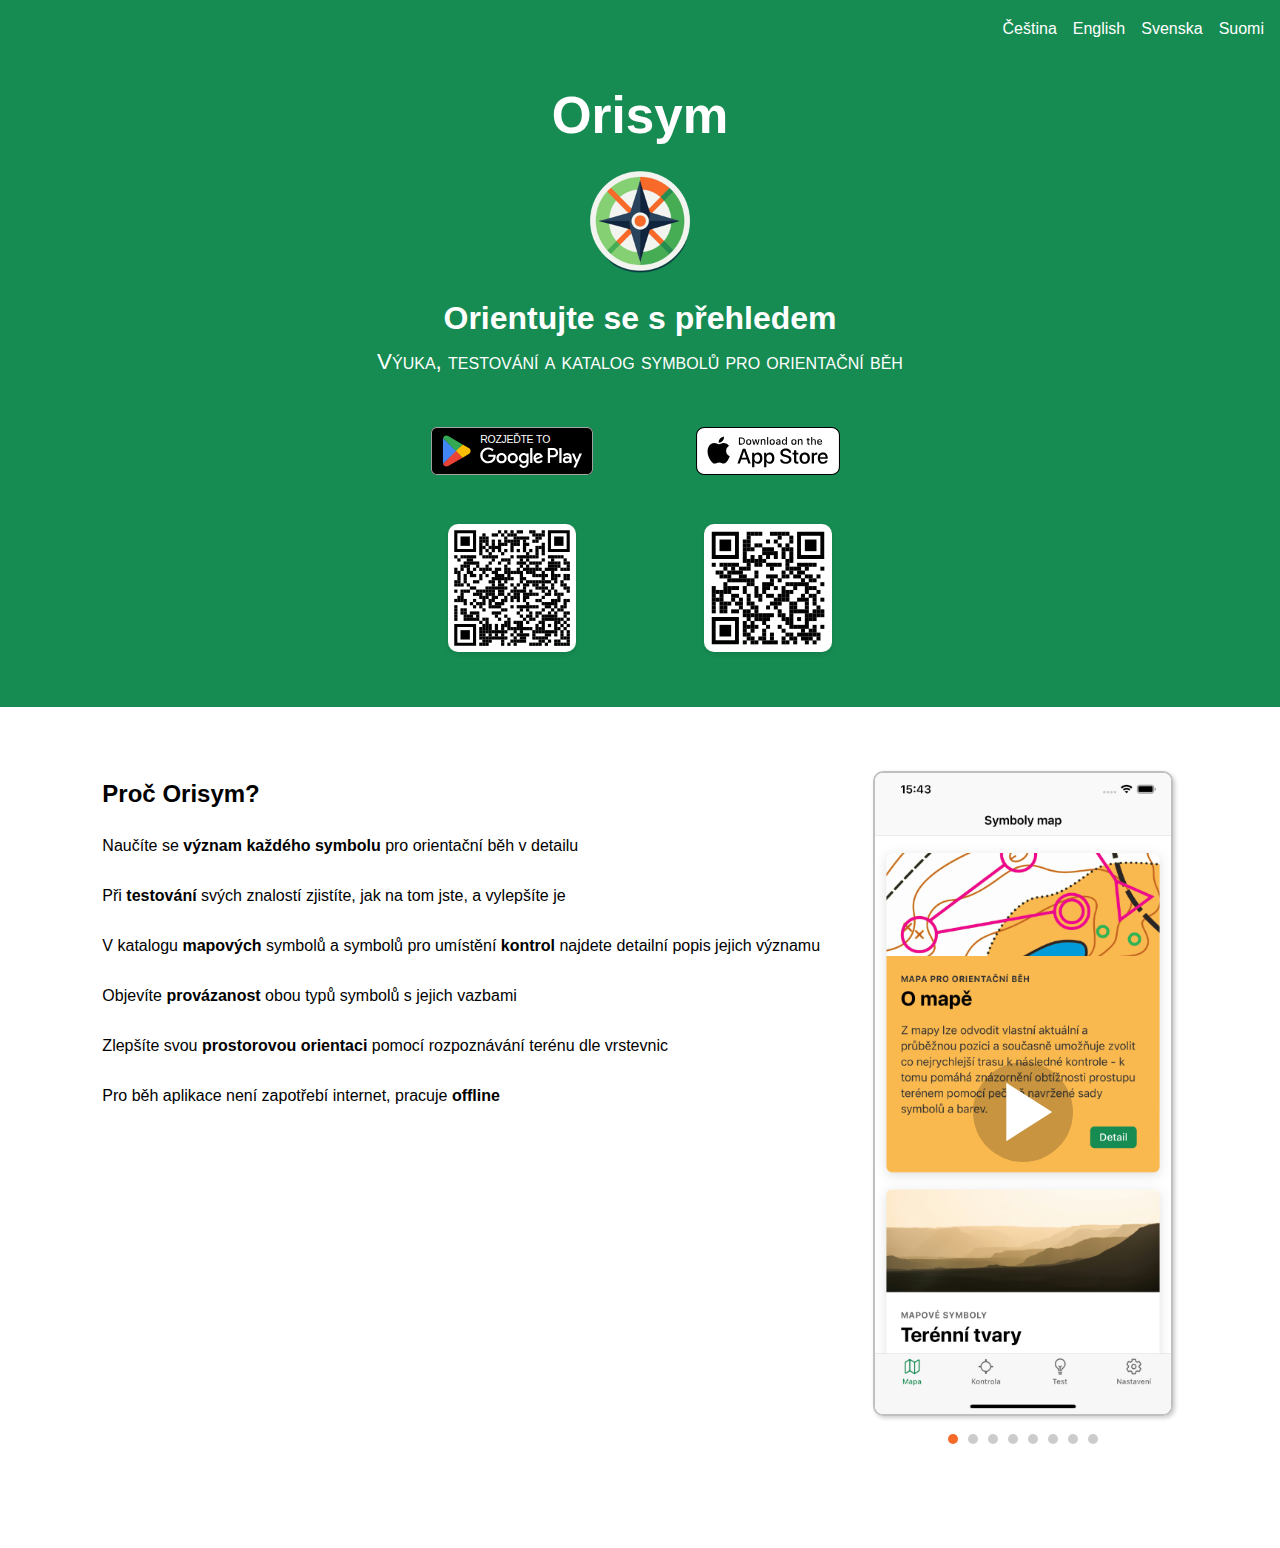
<file: index.html>
<!DOCTYPE html>
<html lang="cs">
<head>
  <meta charset="UTF-8">
  <meta name="viewport" content="width=device-width, initial-scale=1.0">
  <meta name="description" content="Naučte se rozpoznávat symboly pro orientační běh, mapové klíče - popisy kontrol. Zlepšete své dovednosti v navigaci a rozhodování.">
  <meta name="keywords" content="symboly pro orientační běh, mapové symboly, vrstevnice, orientační běh, výuka orientace, mapový klíč">
  <meta name="author" content="Jan Suchý">
  <meta name="robots" content="index, follow">

  <link rel="canonical" href="https://orisym.cz" />

  <!-- Social media share Meta Tags -->
  <meta property="og:title" content="Orisym - Symboly pro orientační běh">
  <meta property="og:description" content="Naučte se rozpoznávat symboly pro orientační běh, mapové klíče - popisy kontrol. Zlepšete své dovednosti v navigaci a rozhodování.">
  <meta property="og:image" content="/orisym-featured-image.png">
  <meta property="og:type" content="website">
  <meta property="og:url" content="https://www.orisym.cz">
  <meta property="og:site_name" content="Orisym">
  <meta property="og:locale" content="cs_CZ">

  <!-- X Card Meta Tags -->
  <meta name="twitter:card" content="summary_large_image">
  <meta name="twitter:title" content="Orisym - Symboly pro orientační běh">
  <meta name="twitter:description" content="Naučte se rozpoznávat symboly pro orientační běh, mapové klíče - popisy kontrol. Zlepšete své dovednosti v navigaci a rozhodování.">
  <meta name="twitter:image" content="/web-app-manifest-512x512.png">
  <meta name="twitter:url" content="https://www.orisym.cz">

  <title>Orisym - Symboly pro orientační běh</title>

  <link rel="icon" type="image/png" href=/favicon-96x96.png" sizes="96x96" />
  <link rel="icon" type="image/svg+xml" href=/favicon.svg" />
  <link rel="shortcut icon" href=/favicon.ico" />
  <link rel="apple-touch-icon" sizes="180x180" href=/apple-touch-icon.png" />
  <link rel="manifest" href="/site.webmanifest" />

  <link rel="preload" as="image" href="sc1.webp">

  <link rel="stylesheet" href="/styles.css">
  <script src="/langHelper.js"></script>
  
</head>
<body>
  <div class="wrapper">
    <header>
      <div class="container">
        <nav>
          <ul class="language-switcher">
            <li><a href="/" lang="cs" hreflang="cs">Čeština</a></li>
            <li><a href="/en" lang="en" hreflang="en">English</a></li>
            <li><a href="/sv" lang="sv" hreflang="sv">Svenska</a></li>
            <li><a href="/fi" lang="fi" hreflang="fi">Suomi</a></li>
          </ul>
        </nav>
      </div>
    </header>

    <main>
      <section class="hero">
        <h1>Orisym</h1>
        <img src="/logo-orisym.webp" alt="Logo" class="logo" width="128" height="128">
        <h2 style="margin-bottom: 0px;padding-bottom: 0px;font-size: 2rem">Orientujte se s&nbsp;přehledem</h2>
        <!-- font-variant-caps: petite-caps; -->
        <!-- text-transform: uppercase;font-size: 1rem; -->
        <h3 style="font-variant-caps: petite-caps;font-size: 1.4rem;font-weight: 200;margin-top:0px;margin-bottom: 0px;padding-bottom: 0px;margin-left: 8px;margin-right: 8px;">Výuka, testování a katalog symbolů pro orientační běh</h3>
        <div class="download-buttons">
          <div class="download-item">
            <a href="https://play.google.com/store/apps/details?id=io.ionic.orienteering" class="btn google-play" target="_blank">
              <img src="./google-play-logo.svg" alt="Google Play" width="186" height="48">
              <!-- Stáhnout z Google Play -->
            </a>
            <div class="qr-code">
              <!-- <img src="/qr-google-play.svg" alt="QR kód pro Google Play" width="130" height="130"> -->
              <img src="/qr-google-play-bw.svg" alt="QR kód pro Google Play" width="130" height="130">
            </div>
          </div>
          <div class="download-item">
            <a href="https://apps.apple.com/app/id6553980733" class="btn app-store" target="_blank">
              <img src="./app-store-logo.svg" alt="App Store" width="143.58" height="48">
              <!-- Stáhnout z App Store -->
            </a>
            <div class="qr-code">
              <img src="/qr-app-store.svg" alt="QR kód pro App Store" width="130" height="130">
              <!-- <img src="/qr-app-store-bw.svg" alt="QR kód pro App Store" width="130" height="130"> -->
            </div>
          </div>
        </div>
      </section>

      <div class="flex-container">
        <section class="gallery">
          <div class="gallery-container">
            <div class="screenshots">
              <img src="sc1.webp" alt="Screenshot aplikace 1" class="active" width="296" height="644.75">
              <img loading="lazy" src="sc2.webp" alt="Screenshot aplikace 2" width="296" height="644.75">
              <img loading="lazy" src="sc3.webp" alt="Screenshot aplikace 3" width="296" height="644.75">
              <img loading="lazy" src="sc4.webp" alt="Screenshot aplikace 4" width="296" height="644.75">
              <img loading="lazy" src="sc5.webp" alt="Screenshot aplikace 5" width="296" height="644.75">
              <img loading="lazy" src="sc6.webp" alt="Screenshot aplikace 6" width="296" height="644.75">
              <img loading="lazy" src="sc7.webp" alt="Screenshot aplikace 7" width="296" height="644.75">
              <img loading="lazy" src="sc8.webp" alt="Screenshot aplikace 8" width="296" height="644.75">
            </div>
            <div class="play-pause-overlay"></div>
            <div class="dots">
            </div>
          </div>
        </section>

        <section class="intro">
          <h2>Proč Orisym?</h2>
          <ul style="line-height: 2">
            <li style="padding-bottom: 10px">Naučíte se <strong>význam každého symbolu</strong> pro orientační běh v detailu</li>
            <li style="padding-bottom: 10px">Při <strong>testování</strong> svých znalostí zjistíte, jak na tom jste, a vylepšíte je</li>
            <li style="padding-bottom: 10px">V katalogu <strong>mapových</strong> symbolů a symbolů pro umístění <strong>kontrol</strong> najdete detailní popis jejich významu</li>
            <li style="padding-bottom: 10px">Objevíte <strong>provázanost</strong> obou typů symbolů s jejich vazbami</li>
            <li style="padding-bottom: 10px">Zlepšíte svou <strong>prostorovou orientaci</strong> pomocí rozpoznávání terénu dle vrstevnic</li>
            <li style="padding-bottom: 10px">Pro běh aplikace není zapotřebí internet, pracuje <strong>offline</strong></li>
          </ul>

        </section>
      </div>
    </main>

    <footer id="footer">
      <span>&copy; 2025 Jan Suchý | Stránka nepoužívá cookies</span>
    </footer>
  </div>

  <script src="/galleryHelper.js"></script>

</body>
</html>
</file>
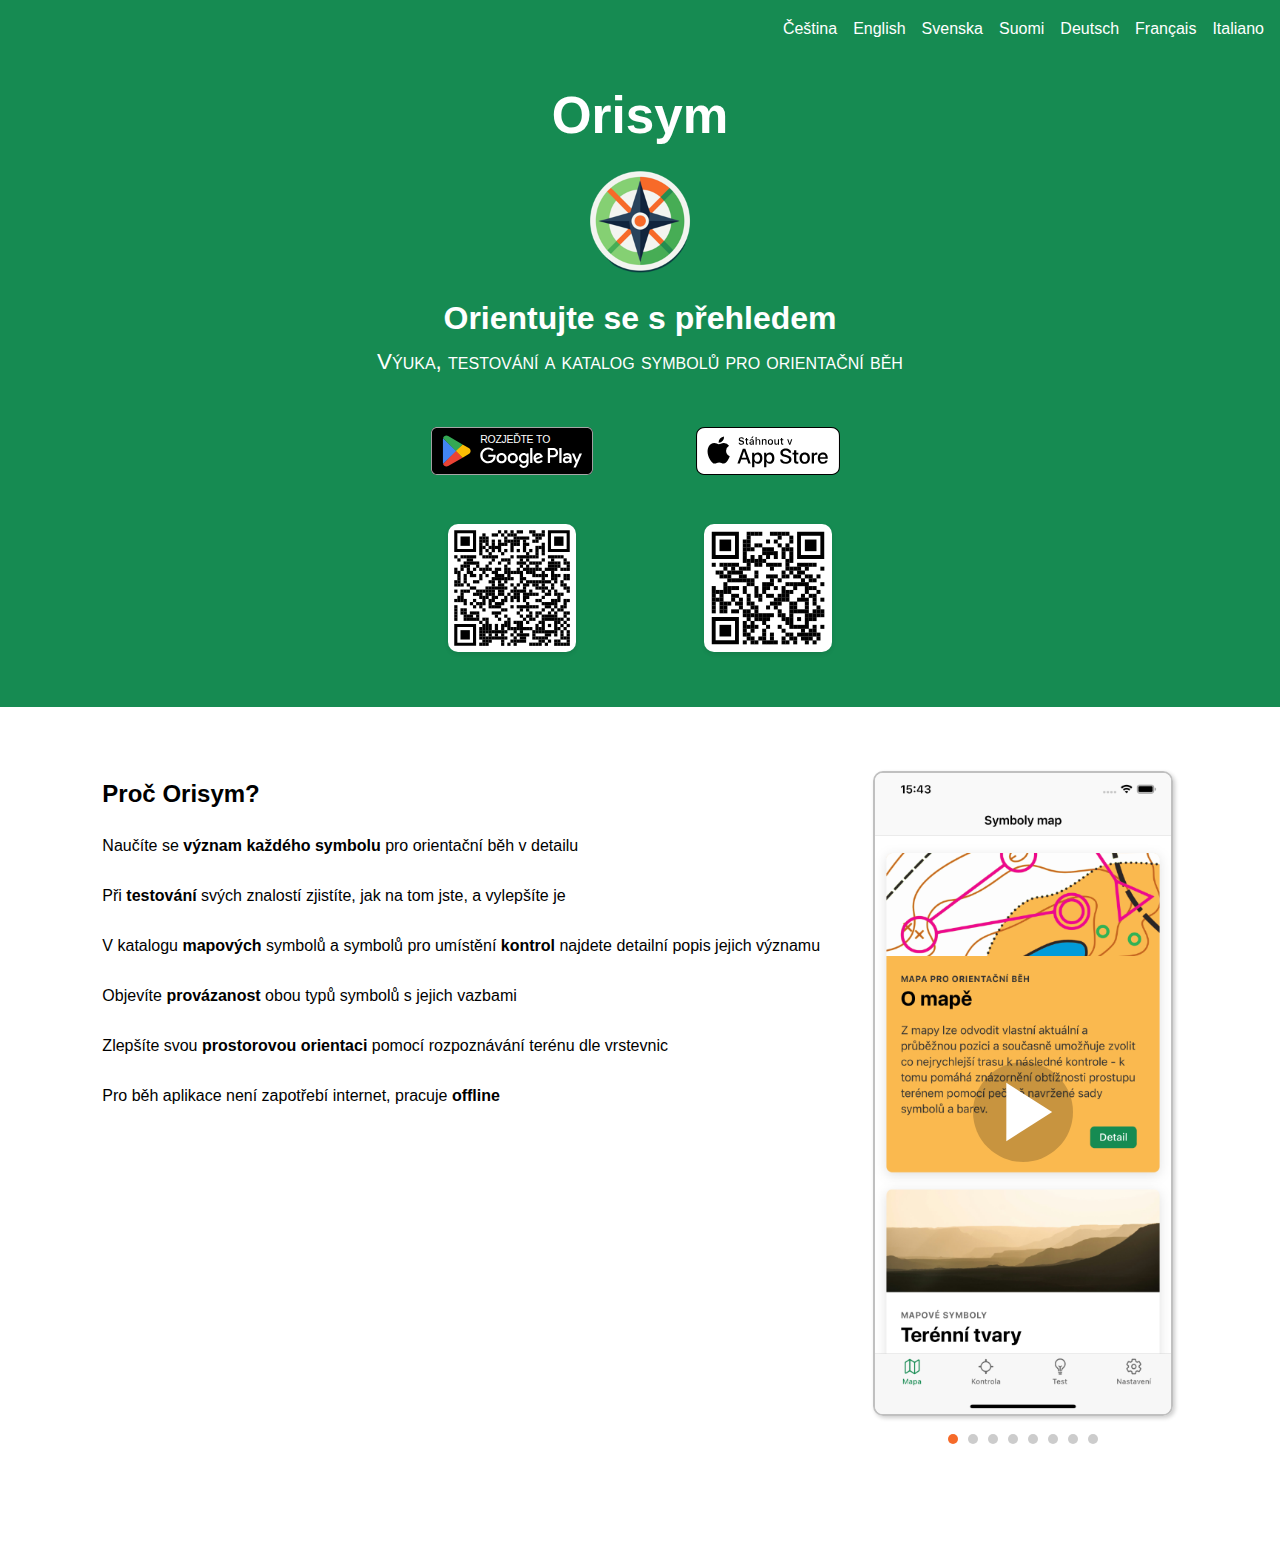
<file: cs/index.html>
<!DOCTYPE html>
<html lang="cs">
<head>
  <meta charset="UTF-8">
  <meta name="viewport" content="width=device-width, initial-scale=1.0">
  <meta name="description" content="Naučte se rozpoznávat symboly pro orientační běh, mapové klíče - popisy kontrol. Zlepšete své dovednosti v navigaci a rozhodování.">
  <meta name="keywords" content="symboly pro orientační běh, mapové symboly, vrstevnice, orientační běh, výuka orientace, mapový klíč">
  <meta name="author" content="Jan Suchý">
  <meta name="robots" content="index, follow">

  <link rel="canonical" href="https://orisym.cz/cs/" />

  <!-- Social media share Meta Tags -->
  <meta property="og:title" content="Orisym - Symboly pro orientační běh">
  <meta property="og:description" content="Naučte se rozpoznávat symboly pro orientační běh, mapové klíče - popisy kontrol. Zlepšete své dovednosti v navigaci a rozhodování.">
  <meta property="og:image" content="/orisym-featured-image.png">
  <meta property="og:type" content="website">
  <meta property="og:url" content="https://www.orisym.cz">
  <meta property="og:site_name" content="Orisym">
  <meta property="og:locale" content="cs_CZ">

  <!-- X Card Meta Tags -->
  <meta name="twitter:card" content="summary_large_image">
  <meta name="twitter:title" content="Orisym - Symboly pro orientační běh">
  <meta name="twitter:description" content="Naučte se rozpoznávat symboly pro orientační běh, mapové klíče - popisy kontrol. Zlepšete své dovednosti v navigaci a rozhodování.">
  <meta name="twitter:image" content="/web-app-manifest-512x512.png">
  <meta name="twitter:url" content="https://www.orisym.cz">

  <title>Orisym - Symboly pro orientační běh</title>

  <link rel="icon" type="image/png" href=/favicon-96x96.png" sizes="96x96" />
  <link rel="icon" type="image/svg+xml" href=/favicon.svg" />
  <link rel="shortcut icon" href=/favicon.ico" />
  <link rel="apple-touch-icon" sizes="180x180" href=/apple-touch-icon.png" />
  <link rel="manifest" href="/site.webmanifest" />

  <link rel="preload" as="image" href="sc1.webp">

  <link rel="stylesheet" href="/styles.css">
  <script src="/langHelper.js"></script>
  
</head>
<body>
  <div class="wrapper">
    <header>
      <div class="container">
        <nav>
          <ul class="language-switcher">
            <li><a href="/cs/" lang="cs" hreflang="cs">Čeština</a></li>
            <li><a href="/en/" lang="en" hreflang="en">English</a></li>
            <li><a href="/sv/" lang="sv" hreflang="sv">Svenska</a></li>
            <li><a href="/fi/" lang="fi" hreflang="fi">Suomi</a></li>
            <li><a href="/de/" lang="de" hreflang="de">Deutsch</a></li>
            <li><a href="/fr/" lang="fr" hreflang="fr">Français</a></li>
            <li><a href="/it/" lang="it" hreflang="it">Italiano</a></li>            
          </ul>
        </nav>
      </div>
    </header>

    <main>
      <section class="hero">
        <h1>Orisym</h1>
        <img src="/logo-orisym.webp" alt="Logo" class="logo" width="128" height="128">
        <h2 style="margin-bottom: 0px;padding-bottom: 0px;font-size: 2rem">Orientujte se s&nbsp;přehledem</h2>
        <!-- font-variant-caps: petite-caps; -->
        <!-- text-transform: uppercase;font-size: 1rem; -->
        <h3 style="font-variant-caps: petite-caps;font-size: 1.4rem;font-weight: 200;margin-top:0px;margin-bottom: 0px;padding-bottom: 0px;margin-left: 8px;margin-right: 8px;">Výuka, testování a katalog symbolů pro orientační běh</h3>
        <div class="download-buttons">
          <div class="download-item">
            <a href="https://play.google.com/store/apps/details?id=io.ionic.orienteering" class="btn google-play" target="_blank">
              <img src="./google-play-logo.svg" alt="Google Play" width="186" height="48">
              <!-- Stáhnout z Google Play -->
            </a>
            <div class="qr-code">
              <!-- <img src="/qr-google-play.svg" alt="QR kód pro Google Play" width="130" height="130"> -->
              <img src="/qr-google-play-bw.svg" alt="QR kód pro Google Play" width="130" height="130">
            </div>
          </div>
          <div class="download-item">
            <a href="https://apps.apple.com/app/id6553980733" class="btn app-store" target="_blank">
              <img src="./app-store-logo.svg" alt="App Store" width="143.58" height="48">
              <!-- Stáhnout z App Store -->
            </a>
            <div class="qr-code">
              <img src="/qr-app-store.svg" alt="QR kód pro App Store" width="130" height="130">
              <!-- <img src="/qr-app-store-bw.svg" alt="QR kód pro App Store" width="130" height="130"> -->
            </div>
          </div>
        </div>
      </section>

      <div class="flex-container">
        <section class="gallery">
          <div class="gallery-container">
            <div class="screenshots">
              <img src="sc1.webp" alt="Screenshot aplikace 1" class="active" width="296" height="644.75">
              <img loading="lazy" src="sc2.webp" alt="Screenshot aplikace 2" width="296" height="644.75">
              <img loading="lazy" src="sc3.webp" alt="Screenshot aplikace 3" width="296" height="644.75">
              <img loading="lazy" src="sc4.webp" alt="Screenshot aplikace 4" width="296" height="644.75">
              <img loading="lazy" src="sc5.webp" alt="Screenshot aplikace 5" width="296" height="644.75">
              <img loading="lazy" src="sc6.webp" alt="Screenshot aplikace 6" width="296" height="644.75">
              <img loading="lazy" src="sc7.webp" alt="Screenshot aplikace 7" width="296" height="644.75">
              <img loading="lazy" src="sc8.webp" alt="Screenshot aplikace 8" width="296" height="644.75">
            </div>
            <div class="play-pause-overlay"></div>
            <div class="dots">
            </div>
          </div>
        </section>

        <section class="intro">
          <h2>Proč Orisym?</h2>
          <ul style="line-height: 2">
            <li style="padding-bottom: 10px">Naučíte se <strong>význam každého symbolu</strong> pro orientační běh v detailu</li>
            <li style="padding-bottom: 10px">Při <strong>testování</strong> svých znalostí zjistíte, jak na tom jste, a vylepšíte je</li>
            <li style="padding-bottom: 10px">V katalogu <strong>mapových</strong> symbolů a symbolů pro umístění <strong>kontrol</strong> najdete detailní popis jejich významu</li>
            <li style="padding-bottom: 10px">Objevíte <strong>provázanost</strong> obou typů symbolů s jejich vazbami</li>
            <li style="padding-bottom: 10px">Zlepšíte svou <strong>prostorovou orientaci</strong> pomocí rozpoznávání terénu dle vrstevnic</li>
            <li style="padding-bottom: 10px">Pro běh aplikace není zapotřebí internet, pracuje <strong>offline</strong></li>
          </ul>

        </section>
      </div>
    </main>

    <footer id="footer">
      <span>&copy; 2025 Jan Suchý | Stránka nepoužívá cookies</span>
    </footer>
  </div>

  <script src="/galleryHelper.js"></script>

</body>
</html>
</file>
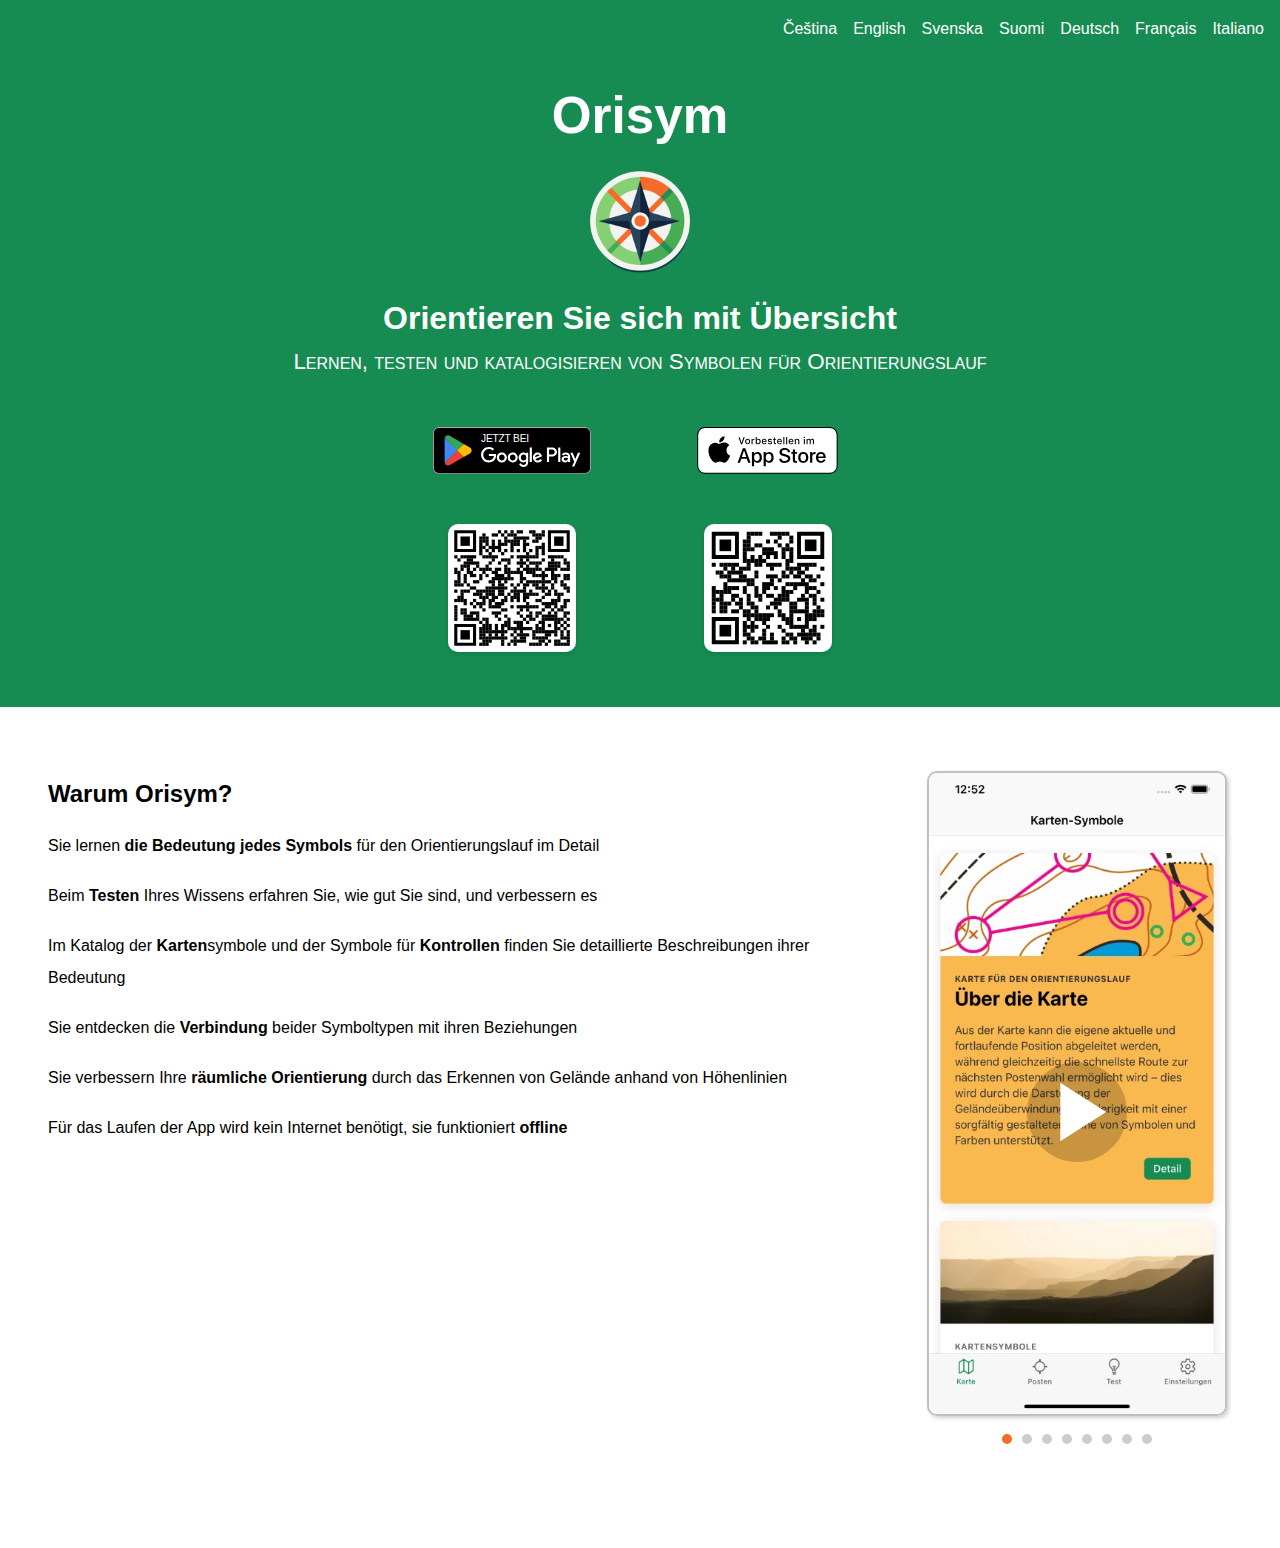
<file: de/index.html>
<!DOCTYPE html>
<html lang="de">
<head>
  <meta charset="UTF-8">
  <meta name="viewport" content="width=device-width, initial-scale=1.0">
  <meta name="description" content="Lernen Sie, Symbole für Orientierungslauf, Kartenlegenden und Kontrollbeschreibungen zu erkennen. Verbessern Sie Ihre Navigations- und Entscheidungsfähigkeiten.">
  <meta name="keywords" content="Symbole für Orientierungslauf, Kartensymbole, Höhenlinien, Orientierungslauf, Orientierungsschulung, Kartenlegende">
  <meta name="author" content="Jan Suchý">
  <meta name="robots" content="index, follow">

  <link rel="canonical" href="https://orisym.cz/de/" />

  <!-- Social media share Meta Tags -->
  <meta property="og:title" content="Orisym - Symbole für Orientierungslauf">
  <meta property="og:description" content="Lernen Sie, Symbole für Orientierungslauf, Kartenlegenden und Kontrollbeschreibungen zu erkennen. Verbessern Sie Ihre Navigations- und Entscheidungsfähigkeiten.">
  <meta property="og:image" content="/orisym-featured-image.png">
  <meta property="og:type" content="website">
  <meta property="og:url" content="https://www.orisym.cz">
  <meta property="og:site_name" content="Orisym">
  <meta property="og:locale" content="de_DE">

  <!-- X Card Meta Tags -->
  <meta name="twitter:card" content="summary_large_image">
  <meta name="twitter:title" content="Orisym - Symbole für Orientierungslauf">
  <meta name="twitter:description" content="Lernen Sie, Symbole für Orientierungslauf, Kartenlegenden und Kontrollbeschreibungen zu erkennen. Verbessern Sie Ihre Navigations- und Entscheidungsfähigkeiten.">
  <meta name="twitter:image" content="/web-app-manifest-512x512.png">
  <meta name="twitter:url" content="https://www.orisym.cz">

  <title>Orisym - Symbole für Orientierungslauf</title>

  <link rel="icon" type="image/png" href="/favicon-96x96.png" sizes="96x96" />
  <link rel="icon" type="image/svg+xml" href="/favicon.svg" />
  <link rel="shortcut icon" href="/favicon.ico" />
  <link rel="apple-touch-icon" sizes="180x180" href="/apple-touch-icon.png" />
  <link rel="manifest" href="/site.webmanifest" />

  <link rel="preload" as="image" href="sc1.webp">

  <link rel="stylesheet" href="/styles.css">
  <script src="/langHelper.js"></script>
  
</head>
<body>
  <div class="wrapper">
    <header>
      <div class="container">
        <nav>
          <ul class="language-switcher">
            <li><a href="/cs/" lang="cs" hreflang="cs">Čeština</a></li>
            <li><a href="/en/" lang="en" hreflang="en">English</a></li>
            <li><a href="/sv/" lang="sv" hreflang="sv">Svenska</a></li>
            <li><a href="/fi/" lang="fi" hreflang="fi">Suomi</a></li>
            <li><a href="/de/" lang="de" hreflang="de">Deutsch</a></li>
            <li><a href="/fr/" lang="fr" hreflang="fr">Français</a></li>
            <li><a href="/it/" lang="it" hreflang="it">Italiano</a></li>            
          </ul>
        </nav>
      </div>
    </header>

    <main>
      <section class="hero">
        <h1>Orisym</h1>
        <img src="/logo-orisym.webp" alt="Logo" class="logo" width="128" height="128">
        <h2 style="margin-bottom: 0px;padding-bottom: 0px;font-size: 2rem">Orientieren Sie sich mit Übersicht</h2>
        <h3 style="font-variant-caps: petite-caps;font-size: 1.4rem;font-weight: 200;margin-top:0px;margin-bottom: 0px;padding-bottom: 0px;margin-left: 8px;margin-right: 8px;">Lernen, testen und katalogisieren von Symbolen für Orientierungslauf</h3>
        <div class="download-buttons">
          <div class="download-item">
            <a href="https://play.google.com/store/apps/details?id=io.ionic.orienteering" class="btn google-play" target="_blank">
              <img src="./google-play-logo.svg" alt="Google Play" width="186" height="48">
            </a>
            <div class="qr-code">
              <img src="/qr-google-play-bw.svg" alt="QR-Code für Google Play" width="130" height="130">
            </div>
          </div>
          <div class="download-item">
            <a href="https://apps.apple.com/app/id6553980733" class="btn app-store" target="_blank">
              <img src="./app-store-logo.svg" alt="App Store" width="143.58" height="48">
            </a>
            <div class="qr-code">
              <img src="/qr-app-store.svg" alt="QR-Code für App Store" width="130" height="130">
            </div>
          </div>
        </div>
      </section>

      <div class="flex-container">
        <section class="gallery">
          <div class="gallery-container">
            <div class="screenshots">
              <img src="sc1.webp" alt="Screenshot der App 1" class="active" width="296" height="644.75">
              <img loading="lazy" src="sc2.webp" alt="Screenshot der App 2" width="296" height="644.75">
              <img loading="lazy" src="sc3.webp" alt="Screenshot der App 3" width="296" height="644.75">
              <img loading="lazy" src="sc4.webp" alt="Screenshot der App 4" width="296" height="644.75">
              <img loading="lazy" src="sc5.webp" alt="Screenshot der App 5" width="296" height="644.75">
              <img loading="lazy" src="sc6.webp" alt="Screenshot der App 6" width="296" height="644.75">
              <img loading="lazy" src="sc7.webp" alt="Screenshot der App 7" width="296" height="644.75">
              <img loading="lazy" src="sc8.webp" alt="Screenshot der App 8" width="296" height="644.75">
            </div>
            <div class="play-pause-overlay"></div>
            <div class="dots">
            </div>
          </div>
        </section>

        <section class="intro">
          <h2>Warum Orisym?</h2>
          <ul style="line-height: 2">
            <li style="padding-bottom: 10px">Sie lernen <strong>die Bedeutung jedes Symbols</strong> für den Orientierungslauf im Detail</li>
            <li style="padding-bottom: 10px">Beim <strong>Testen</strong> Ihres Wissens erfahren Sie, wie gut Sie sind, und verbessern es</li>
            <li style="padding-bottom: 10px">Im Katalog der <strong>Karten</strong>symbole und der Symbole für <strong>Kontrollen</strong> finden Sie detaillierte Beschreibungen ihrer Bedeutung</li>
            <li style="padding-bottom: 10px">Sie entdecken die <strong>Verbindung</strong> beider Symboltypen mit ihren Beziehungen</li>
            <li style="padding-bottom: 10px">Sie verbessern Ihre <strong>räumliche Orientierung</strong> durch das Erkennen von Gelände anhand von Höhenlinien</li>
            <li style="padding-bottom: 10px">Für das Laufen der App wird kein Internet benötigt, sie funktioniert <strong>offline</strong></li>
          </ul>
        </section>
      </div>
    </main>

    <footer id="footer">
      <span>&copy; 2025 Jan Suchý | Diese Seite verwendet keine Cookies</span>
    </footer>
  </div>

  <script src="/galleryHelper.js"></script>

</body>
</html>
</file>
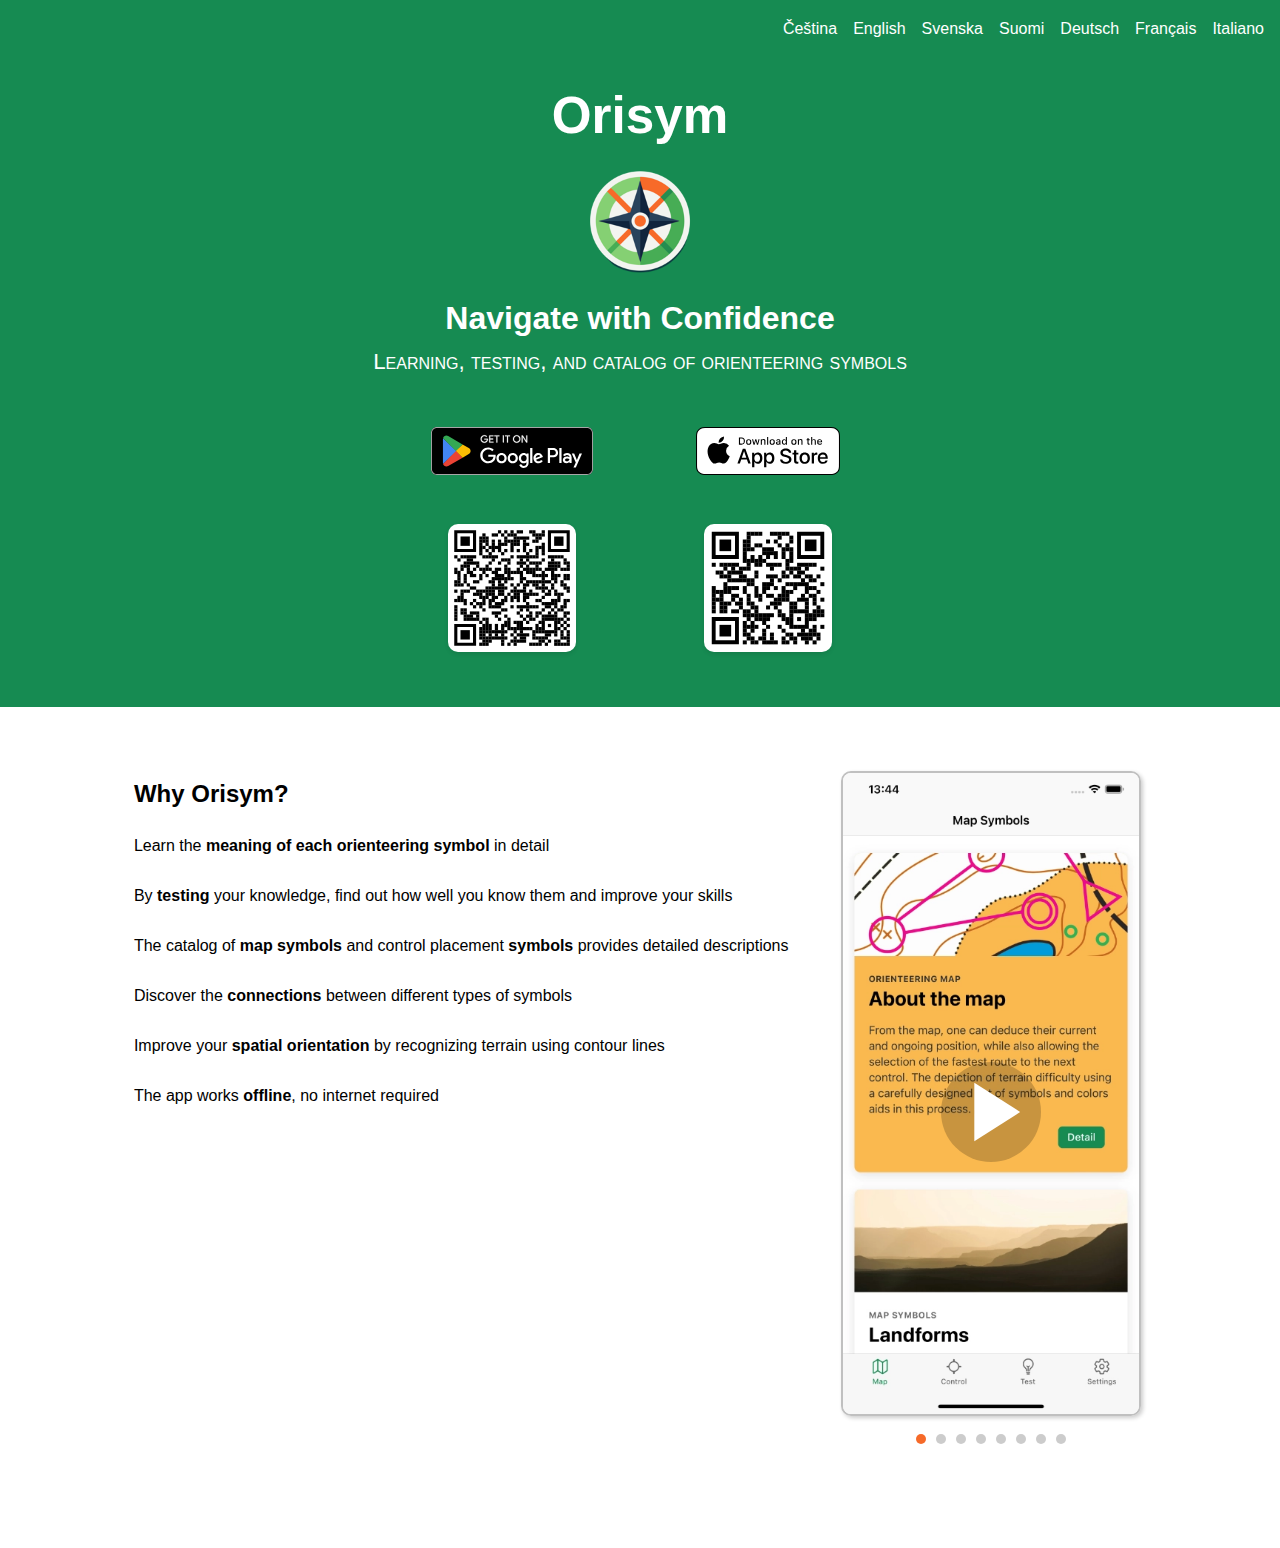
<file: en/index.html>
<!DOCTYPE html>
<html lang="en">
<head>
  <meta charset="UTF-8">
  <meta name="viewport" content="width=device-width, initial-scale=1.0">
  <meta name="description" content="Learn to recognize orienteering symbols, map keys - control descriptions. Improve your navigation and decision-making skills.">
  <meta name="keywords" content="orienteering symbols, map symbols, contour lines, orienteering, orientation learning, map key">
  <meta name="author" content="Jan Suchý">
  <meta name="robots" content="index, follow">

  <link rel="canonical" href="https://orisym.cz/en/" />

  <!-- Social media share Meta Tags -->
  <meta property="og:title" content="Orisym - Orienteering Symbols">
  <meta property="og:description" content="Learn to recognize orienteering symbols, map keys - control descriptions. Improve your navigation and decision-making skills.">
  <meta property="og:image" content="/orisym-featured-image.png">
  <meta property="og:type" content="website">
  <meta property="og:url" content="https://www.orisym.cz">
  <meta property="og:site_name" content="Orisym">
  <meta property="og:locale" content="en_US">

  <!-- X Card Meta Tags -->
  <meta name="twitter:card" content="summary_large_image">
  <meta name="twitter:title" content="Orisym - Orienteering Symbols">
  <meta name="twitter:description" content="Learn to recognize orienteering symbols, map keys - control descriptions. Improve your navigation and decision-making skills.">
  <meta name="twitter:image" content="/web-app-manifest-512x512.png">
  <meta name="twitter:url" content="https://www.orisym.cz">

  <title>Orisym - Orienteering Symbols</title>

  <link rel="icon" type="image/png" href=/favicon-96x96.png" sizes="96x96" />
  <link rel="icon" type="image/svg+xml" href=/favicon.svg" />
  <link rel="shortcut icon" href=/favicon.ico" />
  <link rel="apple-touch-icon" sizes="180x180" href=/apple-touch-icon.png" />
  <link rel="manifest" href="/site.webmanifest" />

  <link rel="preload" as="image" href="sc1.webp">

  <link rel="stylesheet" href="/styles.css">
  <script src="/langHelper.js"></script>
  
</head>
<body>
  <div class="wrapper">
    <header>
      <div class="container">
        <nav>
          <ul class="language-switcher">
            <li><a href="/cs/" lang="cs" hreflang="cs">Čeština</a></li>
            <li><a href="/en/" lang="en" hreflang="en">English</a></li>
            <li><a href="/sv/" lang="sv" hreflang="sv">Svenska</a></li>
            <li><a href="/fi/" lang="fi" hreflang="fi">Suomi</a></li>
            <li><a href="/de/" lang="de" hreflang="de">Deutsch</a></li>
            <li><a href="/fr/" lang="fr" hreflang="fr">Français</a></li>
            <li><a href="/it/" lang="it" hreflang="it">Italiano</a></li>            
          </ul>
        </nav>
      </div>
    </header>

    <main>
      <section class="hero">
        <h1>Orisym</h1>
        <img src="/logo-orisym.webp" alt="Logo" class="logo" width="128" height="128">
        <h2 style="margin-bottom: 0px;padding-bottom: 0px;font-size: 2rem">Navigate with Confidence</h2>
        <h3 style="font-variant-caps: petite-caps;font-size: 1.4rem;font-weight: 200;margin-top:0px;margin-bottom: 0px;padding-bottom: 0px;margin-left: 8px;margin-right: 8px;">Learning, testing, and catalog of orienteering symbols</h3>
        <div class="download-buttons">
          <div class="download-item">
            <a href="https://play.google.com/store/apps/details?id=io.ionic.orienteering" class="btn google-play" target="_blank">
              <img src="./google-play-logo.svg" alt="Google Play" width="186" height="48">
            </a>
            <div class="qr-code">
              <img src="/qr-google-play-bw.svg" alt="QR code for Google Play" width="130" height="130">
            </div>
          </div>
          <div class="download-item">
            <a href="https://apps.apple.com/app/id6553980733" class="btn app-store" target="_blank">
              <img src="./app-store-logo.svg" alt="App Store" width="143.58" height="48">
            </a>
            <div class="qr-code">
              <img src="/qr-app-store.svg" alt="QR code for App Store" width="130" height="130">
            </div>
          </div>
        </div>
      </section>

      <div class="flex-container">
        <section class="gallery">
          <div class="gallery-container">
            <div class="screenshots">
              <img src="sc1.webp" alt="App screenshot 1" class="active" width="296" height="644.75">
              <img loading="lazy" src="sc2.webp" alt="App screenshot 2" width="296" height="644.75">
              <img loading="lazy" src="sc3.webp" alt="App screenshot 3" width="296" height="644.75">
              <img loading="lazy" src="sc4.webp" alt="App screenshot 4" width="296" height="644.75">
              <img loading="lazy" src="sc5.webp" alt="App screenshot 5" width="296" height="644.75">
              <img loading="lazy" src="sc6.webp" alt="App screenshot 6" width="296" height="644.75">
              <img loading="lazy" src="sc7.webp" alt="App screenshot 7" width="296" height="644.75">
              <img loading="lazy" src="sc8.webp" alt="App screenshot 8" width="296" height="644.75">
            </div>
            <div class="play-pause-overlay"></div>
            <div class="dots">
            </div>
          </div>
        </section>

        <section class="intro">
          <h2>Why Orisym?</h2>
          <ul style="line-height: 2">
            <li style="padding-bottom: 10px">Learn the <strong>meaning of each orienteering symbol</strong> in detail</li>
            <li style="padding-bottom: 10px">By <strong>testing</strong> your knowledge, find out how well you know them and improve your skills</li>
            <li style="padding-bottom: 10px">The catalog of <strong>map symbols</strong> and control placement <strong>symbols</strong> provides detailed descriptions</li>
            <li style="padding-bottom: 10px">Discover the <strong>connections</strong> between different types of symbols</li>
            <li style="padding-bottom: 10px">Improve your <strong>spatial orientation</strong> by recognizing terrain using contour lines</li>
            <li style="padding-bottom: 10px">The app works <strong>offline</strong>, no internet required</li>
          </ul>
        </section>
      </div>
    </main>

    <footer id="footer">
      <span>&copy; 2025 Jan Suchý | This page does not use cookies</span>
    </footer>
  </div>

  <script src="/galleryHelper.js"></script>

</body>
</html>
</file>
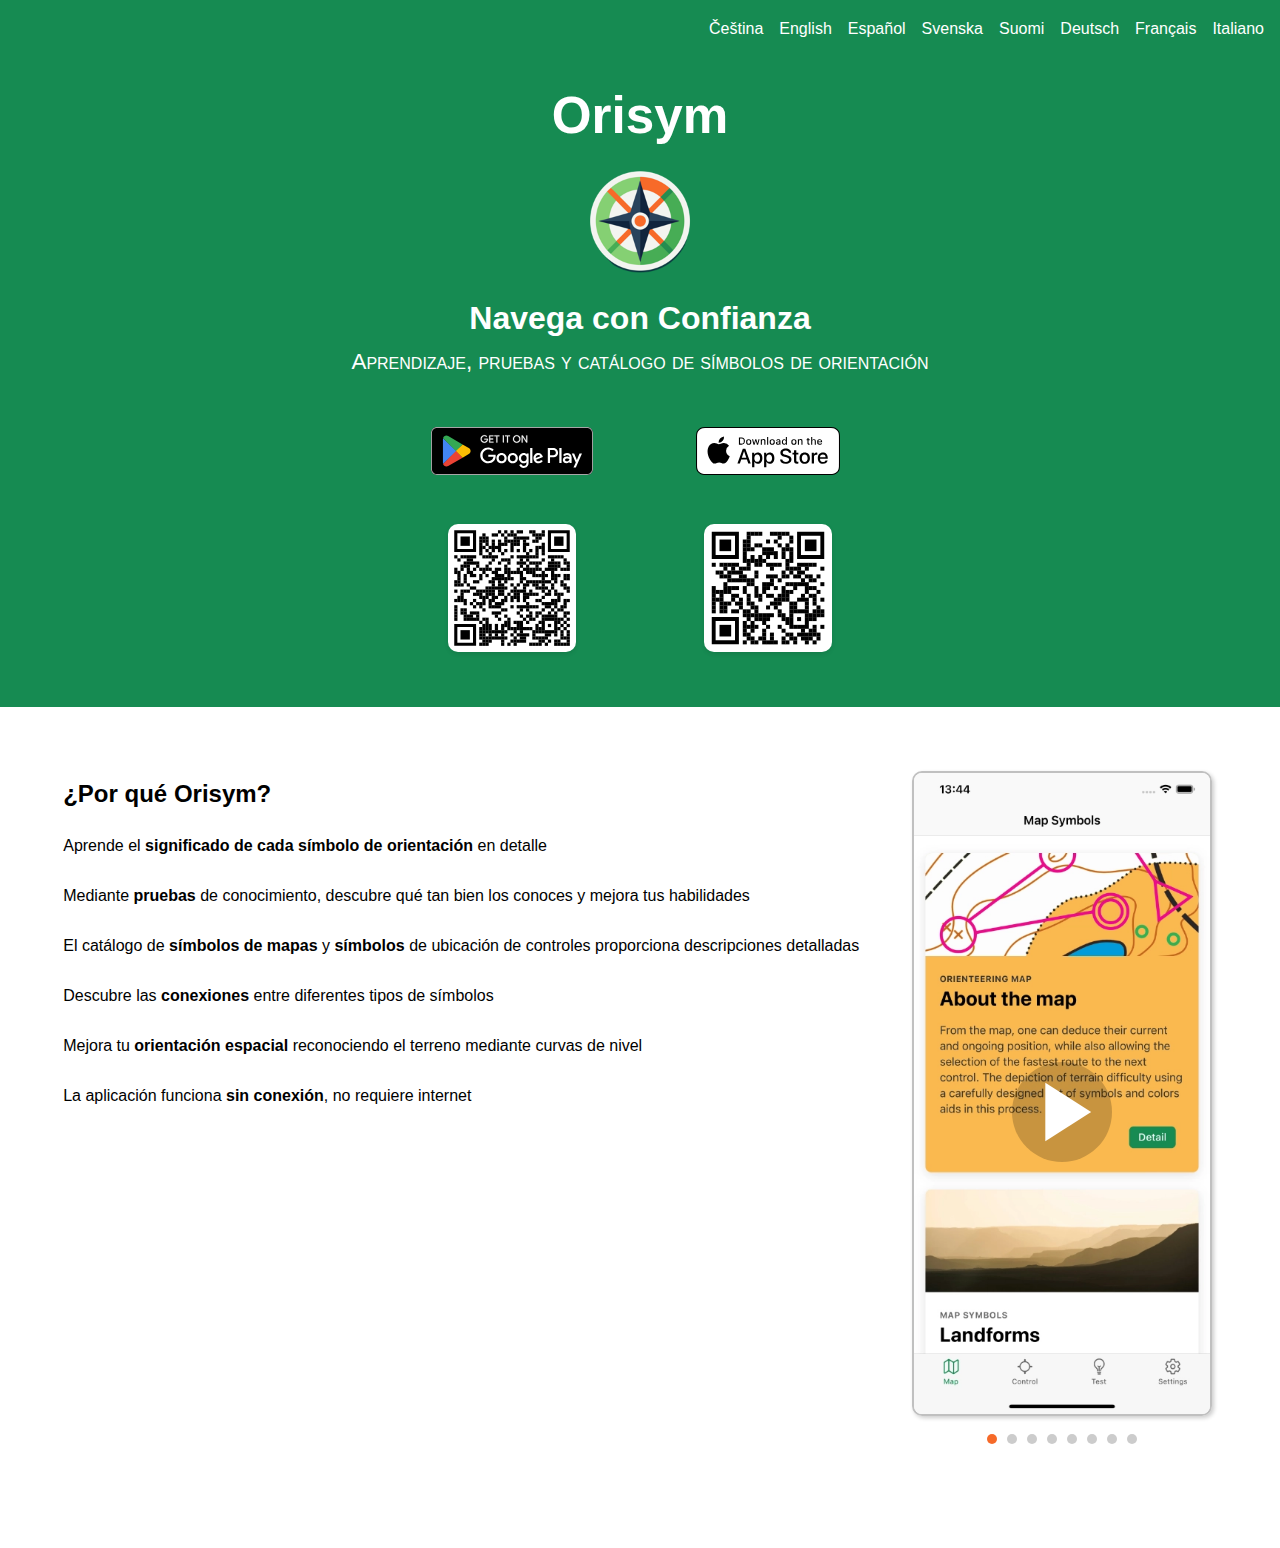
<file: es/index.html>
<!DOCTYPE html>
<html lang="es">
<head>
  <meta charset="UTF-8">
  <meta name="viewport" content="width=device-width, initial-scale=1.0">
  <meta name="description" content="Aprende a reconocer símbolos de orientación, leyendas de mapas - descripciones de controles. Mejora tus habilidades de navegación y toma de decisiones.">
  <meta name="keywords" content="símbolos de orientación, símbolos de mapas, curvas de nivel, orientación, aprendizaje de orientación, leyenda de mapa">
  <meta name="author" content="Jan Suchý">
  <meta name="robots" content="index, follow">

  <link rel="canonical" href="https://orisym.cz/es/" />

  <!-- Social media share Meta Tags -->
  <meta property="og:title" content="Orisym - Símbolos de Orientación">
  <meta property="og:description" content="Aprende a reconocer símbolos de orientación, leyendas de mapas - descripciones de controles. Mejora tus habilidades de navegación y toma de decisiones.">
  <meta property="og:image" content="/orisym-featured-image.png">
  <meta property="og:type" content="website">
  <meta property="og:url" content="https://www.orisym.cz">
  <meta property="og:site_name" content="Orisym">
  <meta property="og:locale" content="es_ES">

  <!-- X Card Meta Tags -->
  <meta name="twitter:card" content="summary_large_image">
  <meta name="twitter:title" content="Orisym - Símbolos de Orientación">
  <meta name="twitter:description" content="Aprende a reconocer símbolos de orientación, leyendas de mapas - descripciones de controles. Mejora tus habilidades de navegación y toma de decisiones.">
  <meta name="twitter:image" content="/web-app-manifest-512x512.png">
  <meta name="twitter:url" content="https://www.orisym.cz">

  <title>Orisym - Símbolos de Orientación</title>

  <link rel="icon" type="image/png" href=/favicon-96x96.png" sizes="96x96" />
  <link rel="icon" type="image/svg+xml" href=/favicon.svg" />
  <link rel="shortcut icon" href=/favicon.ico" />
  <link rel="apple-touch-icon" sizes="180x180" href=/apple-touch-icon.png" />
  <link rel="manifest" href="/site.webmanifest" />

  <link rel="preload" as="image" href="sc1.webp">

  <link rel="stylesheet" href="/styles.css">
  <script src="/langHelper.js"></script>
  
</head>
<body>
  <div class="wrapper">
    <header>
      <div class="container">
        <nav>
          <ul class="language-switcher">
            <li><a href="/cs/" lang="cs" hreflang="cs">Čeština</a></li>
            <li><a href="/en/" lang="en" hreflang="en">English</a></li>
            <li><a href="/es/" lang="es" hreflang="es">Español</a></li>
            <li><a href="/sv/" lang="sv" hreflang="sv">Svenska</a></li>
            <li><a href="/fi/" lang="fi" hreflang="fi">Suomi</a></li>
            <li><a href="/de/" lang="de" hreflang="de">Deutsch</a></li>
            <li><a href="/fr/" lang="fr" hreflang="fr">Français</a></li>
            <li><a href="/it/" lang="it" hreflang="it">Italiano</a></li>            
          </ul>
        </nav>
      </div>
    </header>

    <main>
      <section class="hero">
        <h1>Orisym</h1>
        <img src="/logo-orisym.webp" alt="Logo" class="logo" width="128" height="128">
        <h2 style="margin-bottom: 0px;padding-bottom: 0px;font-size: 2rem">Navega con Confianza</h2>
        <h3 style="font-variant-caps: petite-caps;font-size: 1.4rem;font-weight: 200;margin-top:0px;margin-bottom: 0px;padding-bottom: 0px;margin-left: 8px;margin-right: 8px;">Aprendizaje, pruebas y catálogo de símbolos de orientación</h3>
        <div class="download-buttons">
          <div class="download-item">
            <a href="https://play.google.com/store/apps/details?id=io.ionic.orienteering" class="btn google-play" target="_blank">
              <img src="./google-play-logo.svg" alt="Google Play" width="186" height="48">
            </a>
            <div class="qr-code">
              <img src="/qr-google-play-bw.svg" alt="Código QR para Google Play" width="130" height="130">
            </div>
          </div>
          <div class="download-item">
            <a href="https://apps.apple.com/app/id6553980733" class="btn app-store" target="_blank">
              <img src="./app-store-logo.svg" alt="App Store" width="143.58" height="48">
            </a>
            <div class="qr-code">
              <img src="/qr-app-store.svg" alt="Código QR para App Store" width="130" height="130">
            </div>
          </div>
        </div>
      </section>

      <div class="flex-container">
        <section class="gallery">
          <div class="gallery-container">
            <div class="screenshots">
              <img src="sc1.webp" alt="Captura de pantalla de la app 1" class="active" width="296" height="644.75">
              <img loading="lazy" src="sc2.webp" alt="Captura de pantalla de la app 2" width="296" height="644.75">
              <img loading="lazy" src="sc3.webp" alt="Captura de pantalla de la app 3" width="296" height="644.75">
              <img loading="lazy" src="sc4.webp" alt="Captura de pantalla de la app 4" width="296" height="644.75">
              <img loading="lazy" src="sc5.webp" alt="Captura de pantalla de la app 5" width="296" height="644.75">
              <img loading="lazy" src="sc6.webp" alt="Captura de pantalla de la app 6" width="296" height="644.75">
              <img loading="lazy" src="sc7.webp" alt="Captura de pantalla de la app 7" width="296" height="644.75">
              <img loading="lazy" src="sc8.webp" alt="Captura de pantalla de la app 8" width="296" height="644.75">
            </div>
            <div class="play-pause-overlay"></div>
            <div class="dots">
            </div>
          </div>
        </section>

        <section class="intro">
          <h2>¿Por qué Orisym?</h2>
          <ul style="line-height: 2">
            <li style="padding-bottom: 10px">Aprende el <strong>significado de cada símbolo de orientación</strong> en detalle</li>
            <li style="padding-bottom: 10px">Mediante <strong>pruebas</strong> de conocimiento, descubre qué tan bien los conoces y mejora tus habilidades</li>
            <li style="padding-bottom: 10px">El catálogo de <strong>símbolos de mapas</strong> y <strong>símbolos</strong> de ubicación de controles proporciona descripciones detalladas</li>
            <li style="padding-bottom: 10px">Descubre las <strong>conexiones</strong> entre diferentes tipos de símbolos</li>
            <li style="padding-bottom: 10px">Mejora tu <strong>orientación espacial</strong> reconociendo el terreno mediante curvas de nivel</li>
            <li style="padding-bottom: 10px">La aplicación funciona <strong>sin conexión</strong>, no requiere internet</li>
          </ul>
        </section>
      </div>
    </main>

    <footer id="footer">
      <span>&copy; 2025 Jan Suchý | Esta página no utiliza cookies</span>
    </footer>
  </div>

  <script src="/galleryHelper.js"></script>

</body>
</html>
</file>
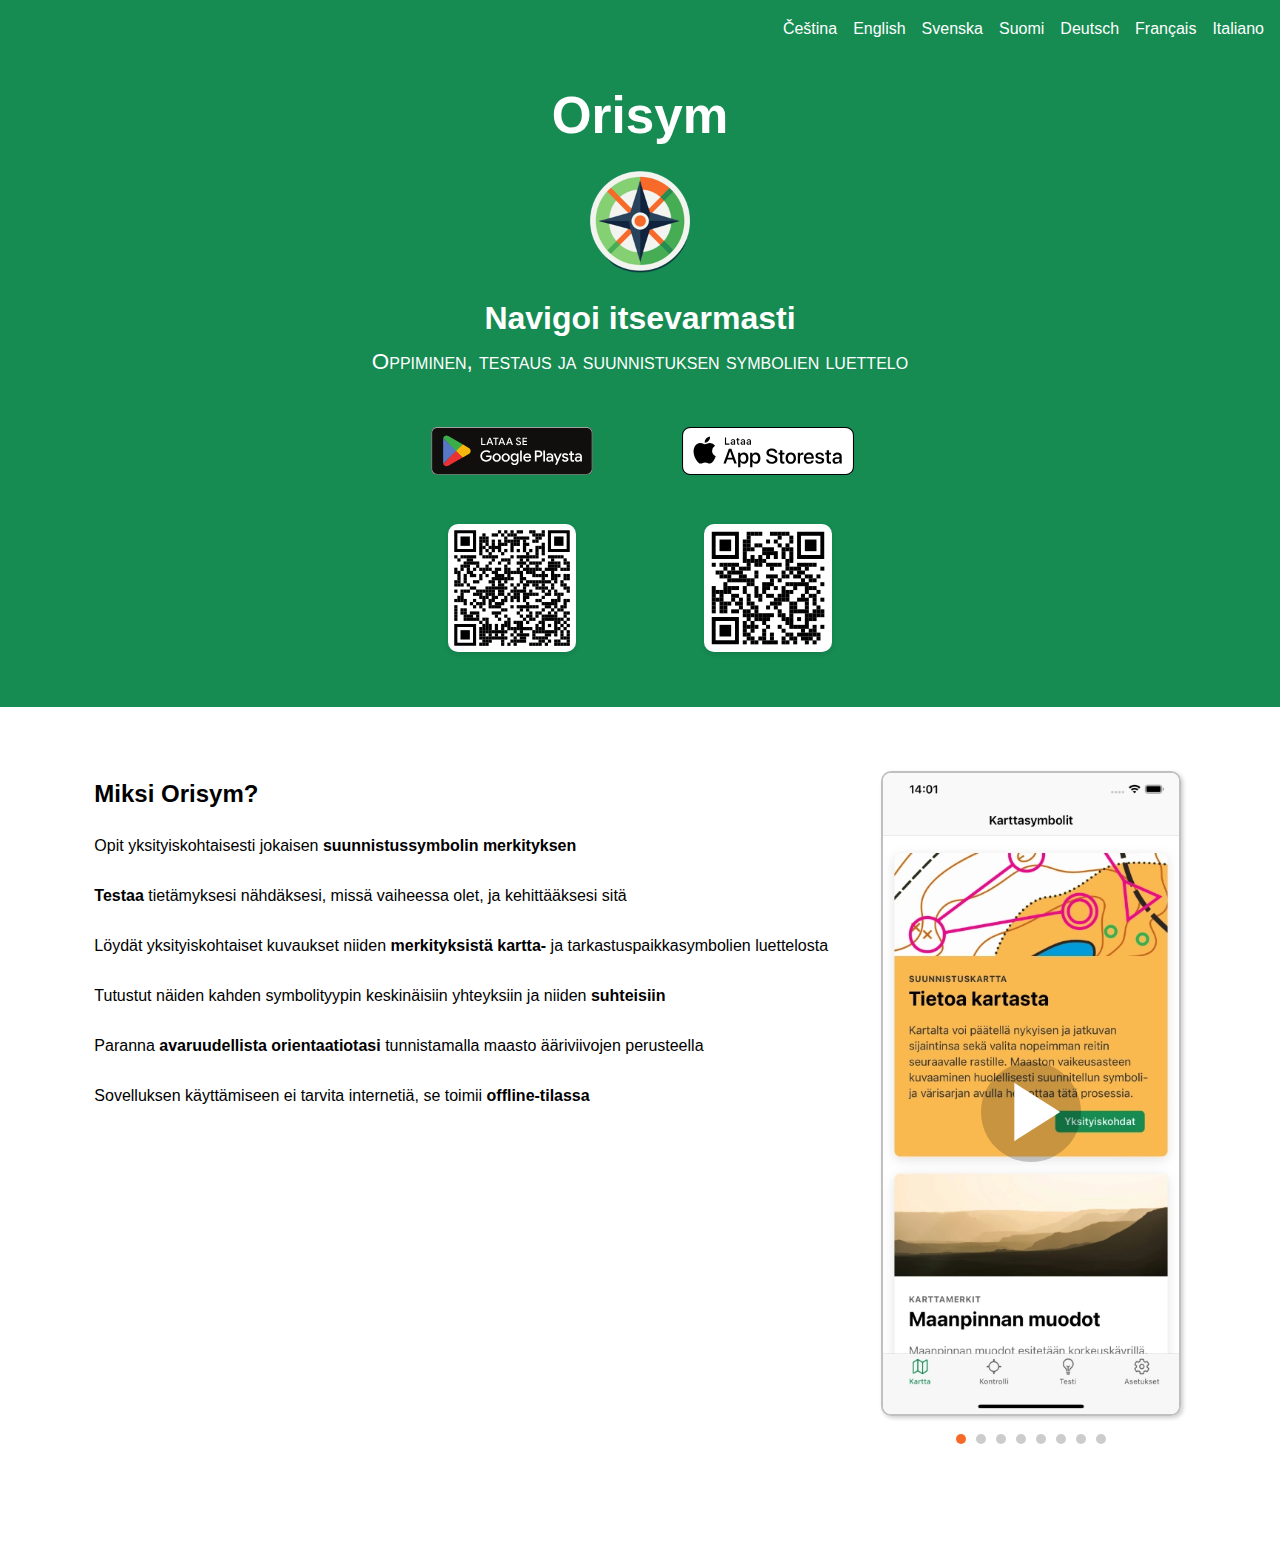
<file: fi/index.html>
<!DOCTYPE html>
<html lang="fi">
<head>
  <meta charset="UTF-8">
  <meta name="viewport" content="width=device-width, initial-scale=1.0">
  <meta name="description" content="Opi tunnistamaan suunnistuksen symbolit, karttamerkit ja rastikuvaukset. Kehitä navigointi- ja päätöksentekotaitojasi.">
  <meta name="keywords" content="suunnistuksen symbolit, karttamerkit, korkeuskäyrät, suunnistus, suunnistuksen oppiminen, karttamerkintä">
  <meta name="author" content="Jan Suchý">
  <meta name="robots" content="index, follow">

  <link rel="canonical" href="https://orisym.cz/fi/" />

  <!-- Sosiaalisen median jako Meta Tagit -->
  <meta property="og:title" content="Orisym - Suunnistuksen Symbolit">
  <meta property="og:description" content="Opi tunnistamaan suunnistuksen symbolit, karttamerkit ja rastikuvaukset. Kehitä navigointi- ja päätöksentekotaitojasi.">
  <meta property="og:image" content="/orisym-featured-image.png">
  <meta property="og:type" content="website">
  <meta property="og:url" content="https://www.orisym.cz">
  <meta property="og:site_name" content="Orisym">
  <meta property="og:locale" content="fi_FI">

  <!-- Twitter-kortti Meta Tagit -->
  <meta name="twitter:card" content="summary_large_image">
  <meta name="twitter:title" content="Orisym - Suunnistuksen Symbolit">
  <meta name="twitter:description" content="Opi tunnistamaan suunnistuksen symbolit, karttamerkit ja rastikuvaukset. Kehitä navigointi- ja päätöksentekotaitojasi.">
  <meta name="twitter:image" content="/web-app-manifest-512x512.png">
  <meta name="twitter:url" content="https://www.orisym.cz">

  <title>Orisym - Suunnistuksen Symbolit</title>

  <link rel="icon" type="image/png" href=/favicon-96x96.png" sizes="96x96" />
  <link rel="icon" type="image/svg+xml" href=/favicon.svg" />
  <link rel="shortcut icon" href=/favicon.ico" />
  <link rel="apple-touch-icon" sizes="180x180" href=/apple-touch-icon.png" />
  <link rel="manifest" href="/site.webmanifest" />

  <link rel="preload" as="image" href="sc1.webp">

  <link rel="stylesheet" href="/styles.css">
  <script src="/langHelper.js"></script>
</head>
<body>
  <div class="wrapper">
    <header>
      <div class="container">
        <nav>
          <ul class="language-switcher">
            <li><a href="/cs/" lang="cs" hreflang="cs">Čeština</a></li>
            <li><a href="/en/" lang="en" hreflang="en">English</a></li>
            <li><a href="/sv/" lang="sv" hreflang="sv">Svenska</a></li>
            <li><a href="/fi/" lang="fi" hreflang="fi">Suomi</a></li>
            <li><a href="/de/" lang="de" hreflang="de">Deutsch</a></li>
            <li><a href="/fr/" lang="fr" hreflang="fr">Français</a></li>
            <li><a href="/it/" lang="it" hreflang="it">Italiano</a></li>            
          </ul>
        </nav>
      </div>
    </header>

    <main>
      <section class="hero">
        <h1>Orisym</h1>
        <img src="/logo-orisym.webp" alt="Logo" class="logo" width="128" height="128">
        <h2 style="margin-bottom: 0px;padding-bottom: 0px;font-size: 2rem">Navigoi itsevarmasti</h2>
        <h3 style="font-variant-caps: petite-caps;font-size: 1.4rem;font-weight: 200;margin-top:0px;margin-bottom: 0px;padding-bottom: 0px;margin-left: 8px;margin-right: 8px;">Oppiminen, testaus ja suunnistuksen symbolien luettelo</h3>
        <div class="download-buttons">
          <div class="download-item">
            <a href="https://play.google.com/store/apps/details?id=io.ionic.orienteering" class="btn google-play" target="_blank">
              <img src="./google-play-logo.svg" alt="Google Play" width="186" height="48">
            </a>
            <div class="qr-code">
              <img src="/qr-google-play-bw.svg" alt="QR-koodi Google Playlle" width="130" height="130">
            </div>
          </div>
          <div class="download-item">
            <a href="https://apps.apple.com/app/id6553980733" class="btn app-store" target="_blank">
              <img src="./app-store-logo.svg" alt="App Store" width="143.58" height="48">
            </a>
            <div class="qr-code">
              <img src="/qr-app-store.svg" alt="QR-koodi App Storelle" width="130" height="130">
            </div>
          </div>
        </div>
      </section>

      <div class="flex-container">
        <section class="gallery">
          <div class="gallery-container">
            <div class="screenshots">
              <img src="sc1.webp" alt="Sovelluksen kuvakaappaus 1" class="active" width="296" height="644.75">
              <img loading="lazy" src="sc2.webp" alt="Sovelluksen kuvakaappaus 2" width="296" height="644.75">
              <img loading="lazy" src="sc3.webp" alt="Sovelluksen kuvakaappaus 3" width="296" height="644.75">
              <img loading="lazy" src="sc4.webp" alt="Sovelluksen kuvakaappaus 4" width="296" height="644.75">
              <img loading="lazy" src="sc5.webp" alt="Sovelluksen kuvakaappaus 5" width="296" height="644.75">
              <img loading="lazy" src="sc6.webp" alt="Sovelluksen kuvakaappaus 6" width="296" height="644.75">
              <img loading="lazy" src="sc7.webp" alt="Sovelluksen kuvakaappaus 7" width="296" height="644.75">
              <img loading="lazy" src="sc8.webp" alt="Sovelluksen kuvakaappaus 8" width="296" height="644.75">
            </div>
            <div class="play-pause-overlay"></div>
            <div class="dots">
            </div>
          </div>
        </section>

        <section class="intro">
          <h2>Miksi Orisym?</h2>
          <ul style="line-height: 2">
            <li style="padding-bottom: 10px">Opit yksityiskohtaisesti jokaisen <strong>suunnistussymbolin merkityksen</strong></li>
            <li style="padding-bottom: 10px"><strong>Testaa</strong> tietämyksesi nähdäksesi, missä vaiheessa olet, ja kehittääksesi sitä</li>
            <li style="padding-bottom: 10px">Löydät yksityiskohtaiset kuvaukset niiden  <strong>merkityksistä kartta-</strong> ja tarkastuspaikkasymbolien luettelosta</li>
            <li style="padding-bottom: 10px">Tutustut näiden kahden symbolityypin keskinäisiin yhteyksiin ja niiden <strong>suhteisiin</strong></li>
            <li style="padding-bottom: 10px">Paranna <strong>avaruudellista orientaatiotasi</strong> tunnistamalla maasto ääriviivojen perusteella</li>
            <li style="padding-bottom: 10px">Sovelluksen käyttämiseen ei tarvita internetiä, se toimii <strong>offline-tilassa</strong></li>
          </ul>
        </section>
      </div>
    </main>

    <footer id="footer">
      <span>&copy; 2025 Jan Suchý | Tämä sivusto ei käytä evästeitä</span>
    </footer>
  </div>

  <script src="/galleryHelper.js"></script>

</body>
</html>
</file>
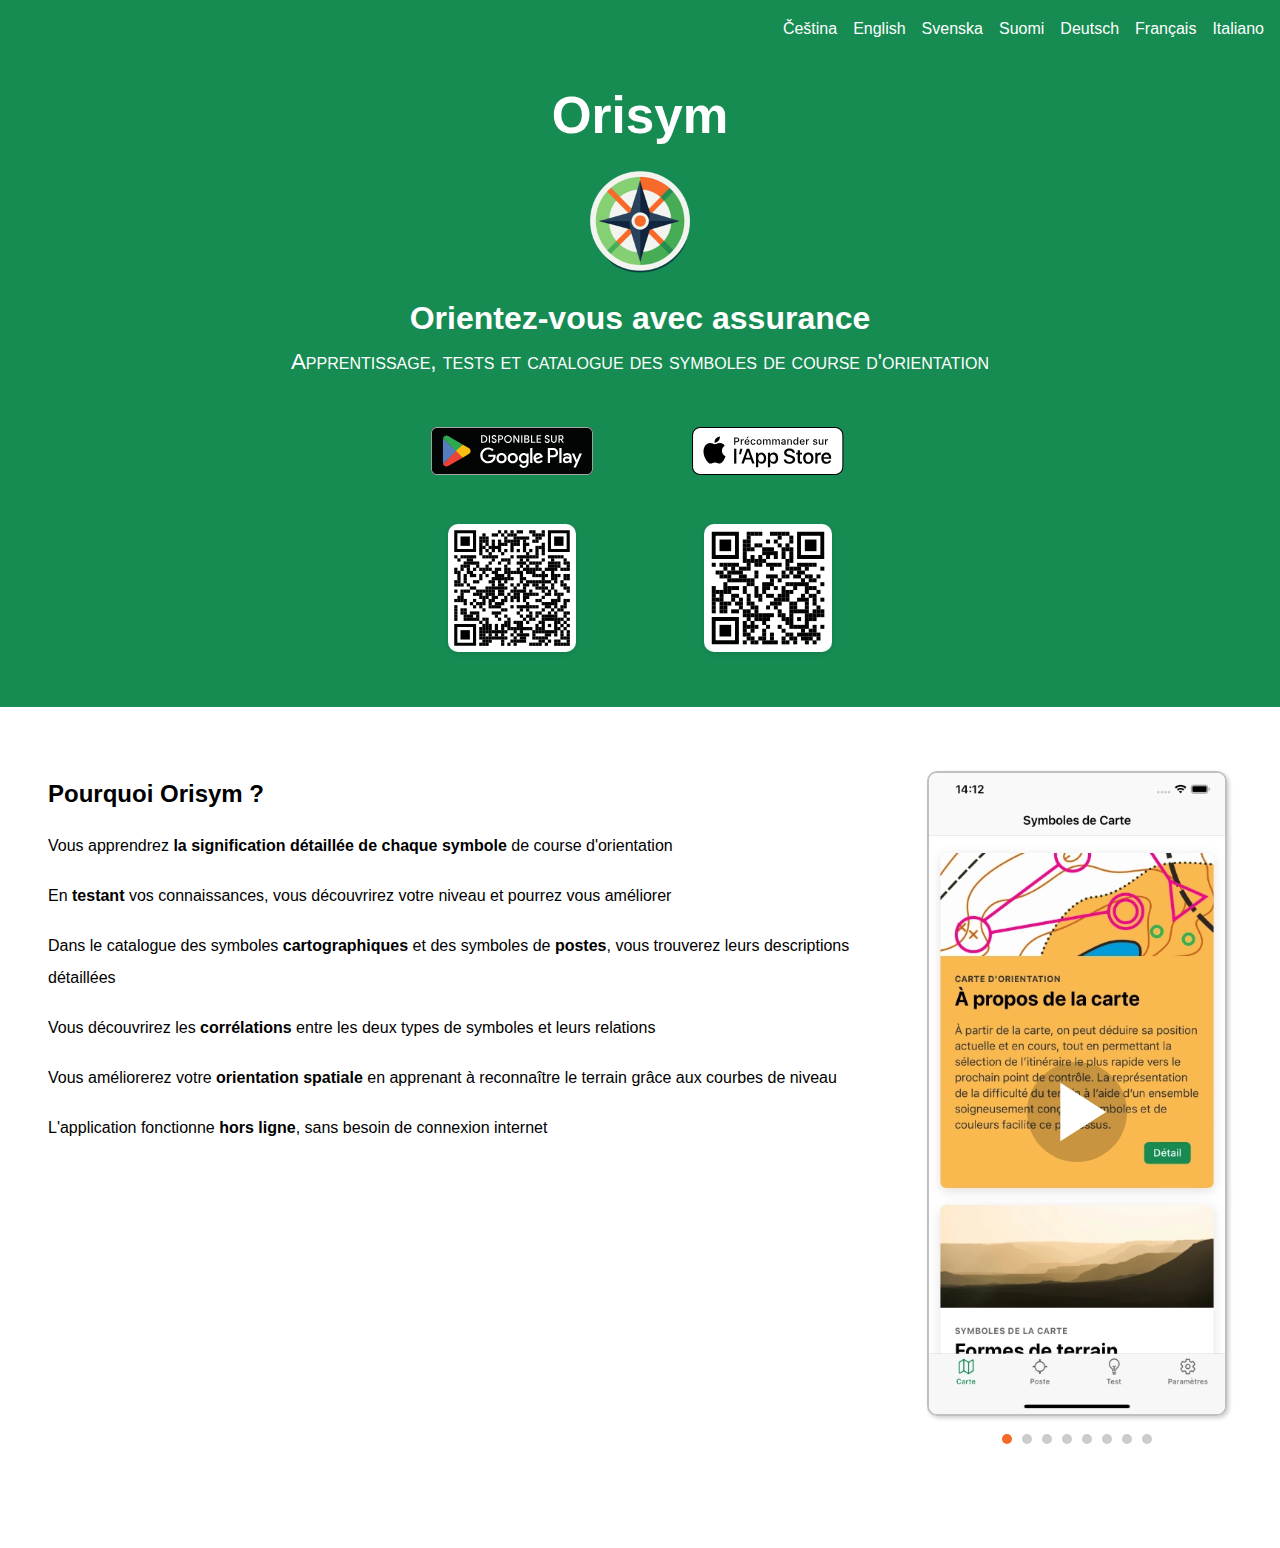
<file: fr/index.html>
<!DOCTYPE html>
<html lang="fr">
<head>
  <meta charset="UTF-8">
  <meta name="viewport" content="width=device-width, initial-scale=1.0">
  <meta name="description" content="Apprenez à reconnaître les symboles de course d'orientation, les légendes - descriptions de postes. Améliorez vos compétences en navigation et prise de décision.">
  <meta name="keywords" content="symboles de course d'orientation, symboles cartographiques, courbes de niveau, course d'orientation, apprentissage de l'orientation, légende de carte">
  <meta name="author" content="Jan Suchý">
  <meta name="robots" content="index, follow">

  <link rel="canonical" href="https://orisym.cz/fr/" />

  <!-- Social media share Meta Tags -->
  <meta property="og:title" content="Orisym - Symboles de course d'orientation">
  <meta property="og:description" content="Apprenez à reconnaître les symboles de course d'orientation, les légendes - descriptions de postes. Améliorez vos compétences en navigation et prise de décision.">
  <meta property="og:image" content="/orisym-featured-image.png">
  <meta property="og:type" content="website">
  <meta property="og:url" content="https://www.orisym.cz">
  <meta property="og:site_name" content="Orisym">
  <meta property="og:locale" content="fr_FR">

  <!-- X Card Meta Tags -->
  <meta name="twitter:card" content="summary_large_image">
  <meta name="twitter:title" content="Orisym - Symboles de course d'orientation">
  <meta name="twitter:description" content="Apprenez à reconnaître les symboles de course d'orientation, les légendes - descriptions de postes. Améliorez vos compétences en navigation et prise de décision.">
  <meta name="twitter:image" content="/web-app-manifest-512x512.png">
  <meta name="twitter:url" content="https://www.orisym.cz">

  <title>Orisym - Symboles de course d'orientation</title>

  <link rel="icon" type="image/png" href=/favicon-96x96.png" sizes="96x96" />
  <link rel="icon" type="image/svg+xml" href=/favicon.svg" />
  <link rel="shortcut icon" href=/favicon.ico" />
  <link rel="apple-touch-icon" sizes="180x180" href=/apple-touch-icon.png" />
  <link rel="manifest" href="/site.webmanifest" />

  <link rel="preload" as="image" href="sc1.webp">

  <link rel="stylesheet" href="/styles.css">
  <script src="/langHelper.js"></script>
  
</head>
<body>
  <div class="wrapper">
    <header>
      <div class="container">
        <nav>
          <ul class="language-switcher">
            <li><a href="/cs/" lang="cs" hreflang="cs">Čeština</a></li>
            <li><a href="/en/" lang="en" hreflang="en">English</a></li>
            <li><a href="/sv/" lang="sv" hreflang="sv">Svenska</a></li>
            <li><a href="/fi/" lang="fi" hreflang="fi">Suomi</a></li>
            <li><a href="/de/" lang="de" hreflang="de">Deutsch</a></li>
            <li><a href="/fr/" lang="fr" hreflang="fr">Français</a></li>
            <li><a href="/it/" lang="it" hreflang="it">Italiano</a></li>            
          </ul>
        </nav>
      </div>
    </header>

    <main>
      <section class="hero">
        <h1>Orisym</h1>
        <img src="/logo-orisym.webp" alt="Logo" class="logo" width="128" height="128">
        <h2 style="margin-bottom: 0px;padding-bottom: 0px;font-size: 2rem">Orientez-vous avec assurance</h2>
        <!-- font-variant-caps: petite-caps; -->
        <!-- text-transform: uppercase;font-size: 1rem; -->
        <h3 style="font-variant-caps: petite-caps;font-size: 1.4rem;font-weight: 200;margin-top:0px;margin-bottom: 0px;padding-bottom: 0px;margin-left: 8px;margin-right: 8px;">Apprentissage, tests et catalogue des symboles de course d'orientation</h3>
        <div class="download-buttons">
          <div class="download-item">
            <a href="https://play.google.com/store/apps/details?id=io.ionic.orienteering" class="btn google-play" target="_blank">
              <img src="./google-play-logo.svg" alt="Google Play" width="186" height="48">
              <!-- Télécharger sur Google Play -->
            </a>
            <div class="qr-code">
              <!-- <img src="/qr-google-play.svg" alt="Code QR pour Google Play" width="130" height="130"> -->
              <img src="/qr-google-play-bw.svg" alt="Code QR pour Google Play" width="130" height="130">
            </div>
          </div>
          <div class="download-item">
            <a href="https://apps.apple.com/app/id6553980733" class="btn app-store" target="_blank">
              <img src="./app-store-logo.svg" alt="App Store" width="143.58" height="48">
              <!-- Télécharger sur l'App Store -->
            </a>
            <div class="qr-code">
              <img src="/qr-app-store.svg" alt="Code QR pour App Store" width="130" height="130">
              <!-- <img src="/qr-app-store-bw.svg" alt="Code QR pour App Store" width="130" height="130"> -->
            </div>
          </div>
        </div>
      </section>

      <div class="flex-container">
        <section class="gallery">
          <div class="gallery-container">
            <div class="screenshots">
              <img src="sc1.webp" alt="Capture d'écran de l'application 1" class="active" width="296" height="644.75">
              <img loading="lazy" src="sc2.webp" alt="Capture d'écran de l'application 2" width="296" height="644.75">
              <img loading="lazy" src="sc3.webp" alt="Capture d'écran de l'application 3" width="296" height="644.75">
              <img loading="lazy" src="sc4.webp" alt="Capture d'écran de l'application 4" width="296" height="644.75">
              <img loading="lazy" src="sc5.webp" alt="Capture d'écran de l'application 5" width="296" height="644.75">
              <img loading="lazy" src="sc6.webp" alt="Capture d'écran de l'application 6" width="296" height="644.75">
              <img loading="lazy" src="sc7.webp" alt="Capture d'écran de l'application 7" width="296" height="644.75">
              <img loading="lazy" src="sc8.webp" alt="Capture d'écran de l'application 8" width="296" height="644.75">
            </div>
            <div class="play-pause-overlay"></div>
            <div class="dots">
            </div>
          </div>
        </section>

        <section class="intro">
          <h2>Pourquoi Orisym ?</h2>
          <ul style="line-height: 2">
            <li style="padding-bottom: 10px">Vous apprendrez <strong>la signification détaillée de chaque symbole</strong> de course d'orientation</li>
            <li style="padding-bottom: 10px">En <strong>testant</strong> vos connaissances, vous découvrirez votre niveau et pourrez vous améliorer</li>
            <li style="padding-bottom: 10px">Dans le catalogue des symboles <strong>cartographiques</strong> et des symboles de <strong>postes</strong>, vous trouverez leurs descriptions détaillées</li>
            <li style="padding-bottom: 10px">Vous découvrirez les <strong>corrélations</strong> entre les deux types de symboles et leurs relations</li>
            <li style="padding-bottom: 10px">Vous améliorerez votre <strong>orientation spatiale</strong> en apprenant à reconnaître le terrain grâce aux courbes de niveau</li>
            <li style="padding-bottom: 10px">L'application fonctionne <strong>hors ligne</strong>, sans besoin de connexion internet</li>
          </ul>

        </section>
      </div>
    </main>

    <footer id="footer">
      <span>&copy; 2025 Jan Suchý | Ce site n'utilise pas de cookies</span>
    </footer>
  </div>

  <script src="/galleryHelper.js"></script>

</body>
</html>
</file>
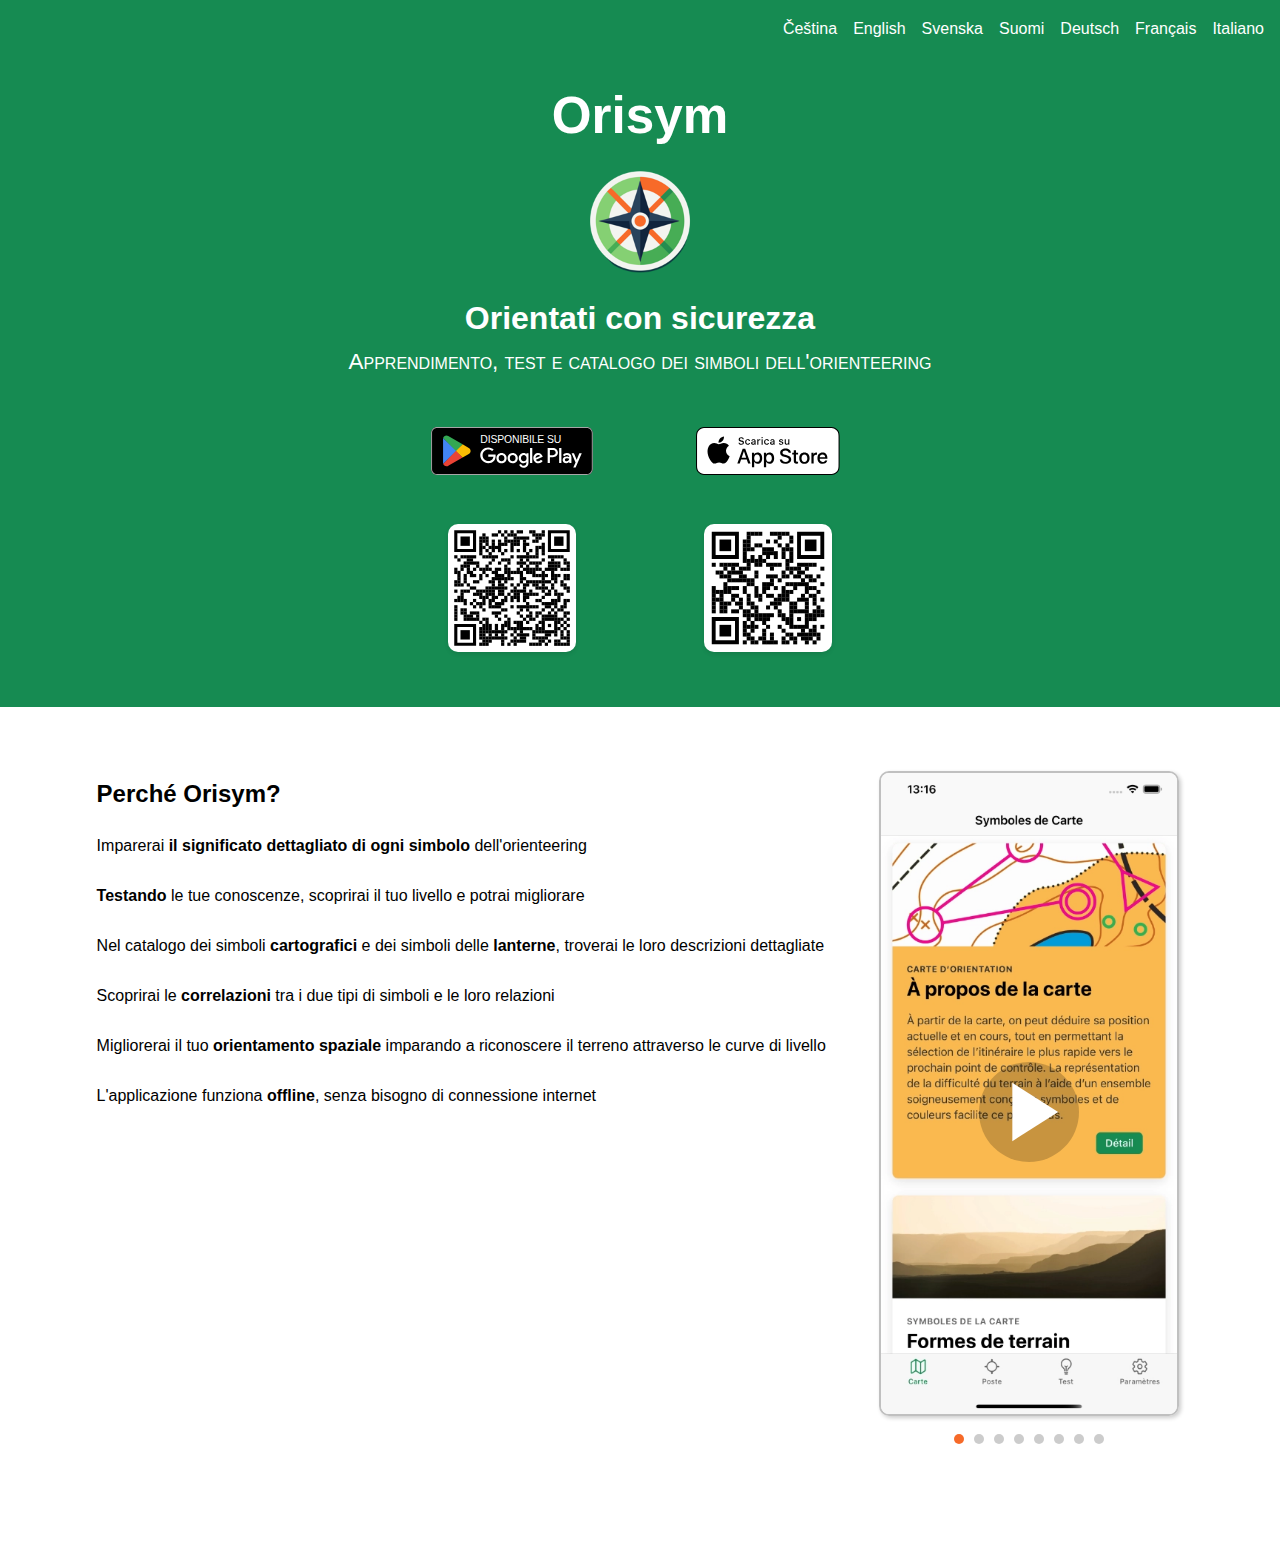
<file: it/index.html>
<!DOCTYPE html>
<html lang="it">
<head>
  <meta charset="UTF-8">
  <meta name="viewport" content="width=device-width, initial-scale=1.0">
  <meta name="description" content="Impara a riconoscere i simboli dell'orienteering, le legende - descrizioni dei punti. Migliora le tue abilità di navigazione e processo decisionale.">
  <meta name="keywords" content="simboli dell'orienteering, simboli cartografici, curve di livello, orienteering, apprendimento dell'orientamento, legenda della mappa">
  <meta name="author" content="Jan Suchý">
  <meta name="robots" content="index, follow">

  <link rel="canonical" href="https://orisym.cz/it/" />

  <!-- Social media share Meta Tags -->
  <meta property="og:title" content="Orisym - Simboli dell'orienteering">
  <meta property="og:description" content="Impara a riconoscere i simboli dell'orienteering, le legende - descrizioni dei punti. Migliora le tue abilità di navigazione e processo decisionale.">
  <meta property="og:image" content="/orisym-featured-image.png">
  <meta property="og:type" content="website">
  <meta property="og:url" content="https://www.orisym.cz">
  <meta property="og:site_name" content="Orisym">
  <meta property="og:locale" content="it_IT">

  <!-- X Card Meta Tags -->
  <meta name="twitter:card" content="summary_large_image">
  <meta name="twitter:title" content="Orisym - Simboli dell'orienteering">
  <meta name="twitter:description" content="Impara a riconoscere i simboli dell'orienteering, le legende - descrizioni dei punti. Migliora le tue abilità di navigazione e processo decisionale.">
  <meta name="twitter:image" content="/web-app-manifest-512x512.png">
  <meta name="twitter:url" content="https://www.orisym.cz">

  <title>Orisym - Simboli dell'orienteering</title>

  <link rel="icon" type="image/png" href=/favicon-96x96.png" sizes="96x96" />
  <link rel="icon" type="image/svg+xml" href=/favicon.svg" />
  <link rel="shortcut icon" href=/favicon.ico" />
  <link rel="apple-touch-icon" sizes="180x180" href=/apple-touch-icon.png" />
  <link rel="manifest" href="/site.webmanifest" />

  <link rel="preload" as="image" href="sc1.webp">

  <link rel="stylesheet" href="/styles.css">
  <script src="/langHelper.js"></script>
  
</head>
<body>
  <div class="wrapper">
    <header>
      <div class="container">
        <nav>
          <ul class="language-switcher">
            <li><a href="/cs/" lang="cs" hreflang="cs">Čeština</a></li>
            <li><a href="/en/" lang="en" hreflang="en">English</a></li>
            <li><a href="/sv/" lang="sv" hreflang="sv">Svenska</a></li>
            <li><a href="/fi/" lang="fi" hreflang="fi">Suomi</a></li>
            <li><a href="/de/" lang="de" hreflang="de">Deutsch</a></li>
            <li><a href="/fr/" lang="fr" hreflang="fr">Français</a></li>
            <li><a href="/it/" lang="it" hreflang="it">Italiano</a></li>
          </ul>
        </nav>
      </div>
    </header>

    <main>
      <section class="hero">
        <h1>Orisym</h1>
        <img src="/logo-orisym.webp" alt="Logo" class="logo" width="128" height="128">
        <h2 style="margin-bottom: 0px;padding-bottom: 0px;font-size: 2rem">Orientati con sicurezza</h2>
        <!-- font-variant-caps: petite-caps; -->
        <!-- text-transform: uppercase;font-size: 1rem; -->
        <h3 style="font-variant-caps: petite-caps;font-size: 1.4rem;font-weight: 200;margin-top:0px;margin-bottom: 0px;padding-bottom: 0px;margin-left: 8px;margin-right: 8px;">Apprendimento, test e catalogo dei simboli dell'orienteering</h3>
        <div class="download-buttons">
          <div class="download-item">
            <a href="https://play.google.com/store/apps/details?id=io.ionic.orienteering" class="btn google-play" target="_blank">
              <img src="./google-play-logo.svg" alt="Google Play" width="186" height="48">
              <!-- Scarica su Google Play -->
            </a>
            <div class="qr-code">
              <!-- <img src="/qr-google-play.svg" alt="Codice QR per Google Play" width="130" height="130"> -->
              <img src="/qr-google-play-bw.svg" alt="Codice QR per Google Play" width="130" height="130">
            </div>
          </div>
          <div class="download-item">
            <a href="https://apps.apple.com/app/id6553980733" class="btn app-store" target="_blank">
              <img src="./app-store-logo.svg" alt="App Store" width="143.58" height="48">
              <!-- Scarica su App Store -->
            </a>
            <div class="qr-code">
              <img src="/qr-app-store.svg" alt="Codice QR per App Store" width="130" height="130">
              <!-- <img src="/qr-app-store-bw.svg" alt="Codice QR per App Store" width="130" height="130"> -->
            </div>
          </div>
        </div>
      </section>

      <div class="flex-container">
        <section class="gallery">
          <div class="gallery-container">
            <div class="screenshots">
              <img src="sc1.webp" alt="Screenshot dell'applicazione 1" class="active" width="296" height="644.75">
              <img loading="lazy" src="sc2.webp" alt="Screenshot dell'applicazione 2" width="296" height="644.75">
              <img loading="lazy" src="sc3.webp" alt="Screenshot dell'applicazione 3" width="296" height="644.75">
              <img loading="lazy" src="sc4.webp" alt="Screenshot dell'applicazione 4" width="296" height="644.75">
              <img loading="lazy" src="sc5.webp" alt="Screenshot dell'applicazione 5" width="296" height="644.75">
              <img loading="lazy" src="sc6.webp" alt="Screenshot dell'applicazione 6" width="296" height="644.75">
              <img loading="lazy" src="sc7.webp" alt="Screenshot dell'applicazione 7" width="296" height="644.75">
              <img loading="lazy" src="sc8.webp" alt="Screenshot dell'applicazione 8" width="296" height="644.75">
            </div>
            <div class="play-pause-overlay"></div>
            <div class="dots">
            </div>
          </div>
        </section>

        <section class="intro">
          <h2>Perché Orisym?</h2>
          <ul style="line-height: 2">
            <li style="padding-bottom: 10px">Imparerai <strong>il significato dettagliato di ogni simbolo</strong> dell'orienteering</li>
            <li style="padding-bottom: 10px"><strong>Testando</strong> le tue conoscenze, scoprirai il tuo livello e potrai migliorare</li>
            <li style="padding-bottom: 10px">Nel catalogo dei simboli <strong>cartografici</strong> e dei simboli delle <strong>lanterne</strong>, troverai le loro descrizioni dettagliate</li>
            <li style="padding-bottom: 10px">Scoprirai le <strong>correlazioni</strong> tra i due tipi di simboli e le loro relazioni</li>
            <li style="padding-bottom: 10px">Migliorerai il tuo <strong>orientamento spaziale</strong> imparando a riconoscere il terreno attraverso le curve di livello</li>
            <li style="padding-bottom: 10px">L'applicazione funziona <strong>offline</strong>, senza bisogno di connessione internet</li>
          </ul>
        </section>
      </div>
    </main>

    <footer id="footer">
      <span>&copy; 2025 Jan Suchý | Questo sito non utilizza cookie</span>
    </footer>
  </div>

  <script src="/galleryHelper.js"></script>

</body>
</html>
</file>
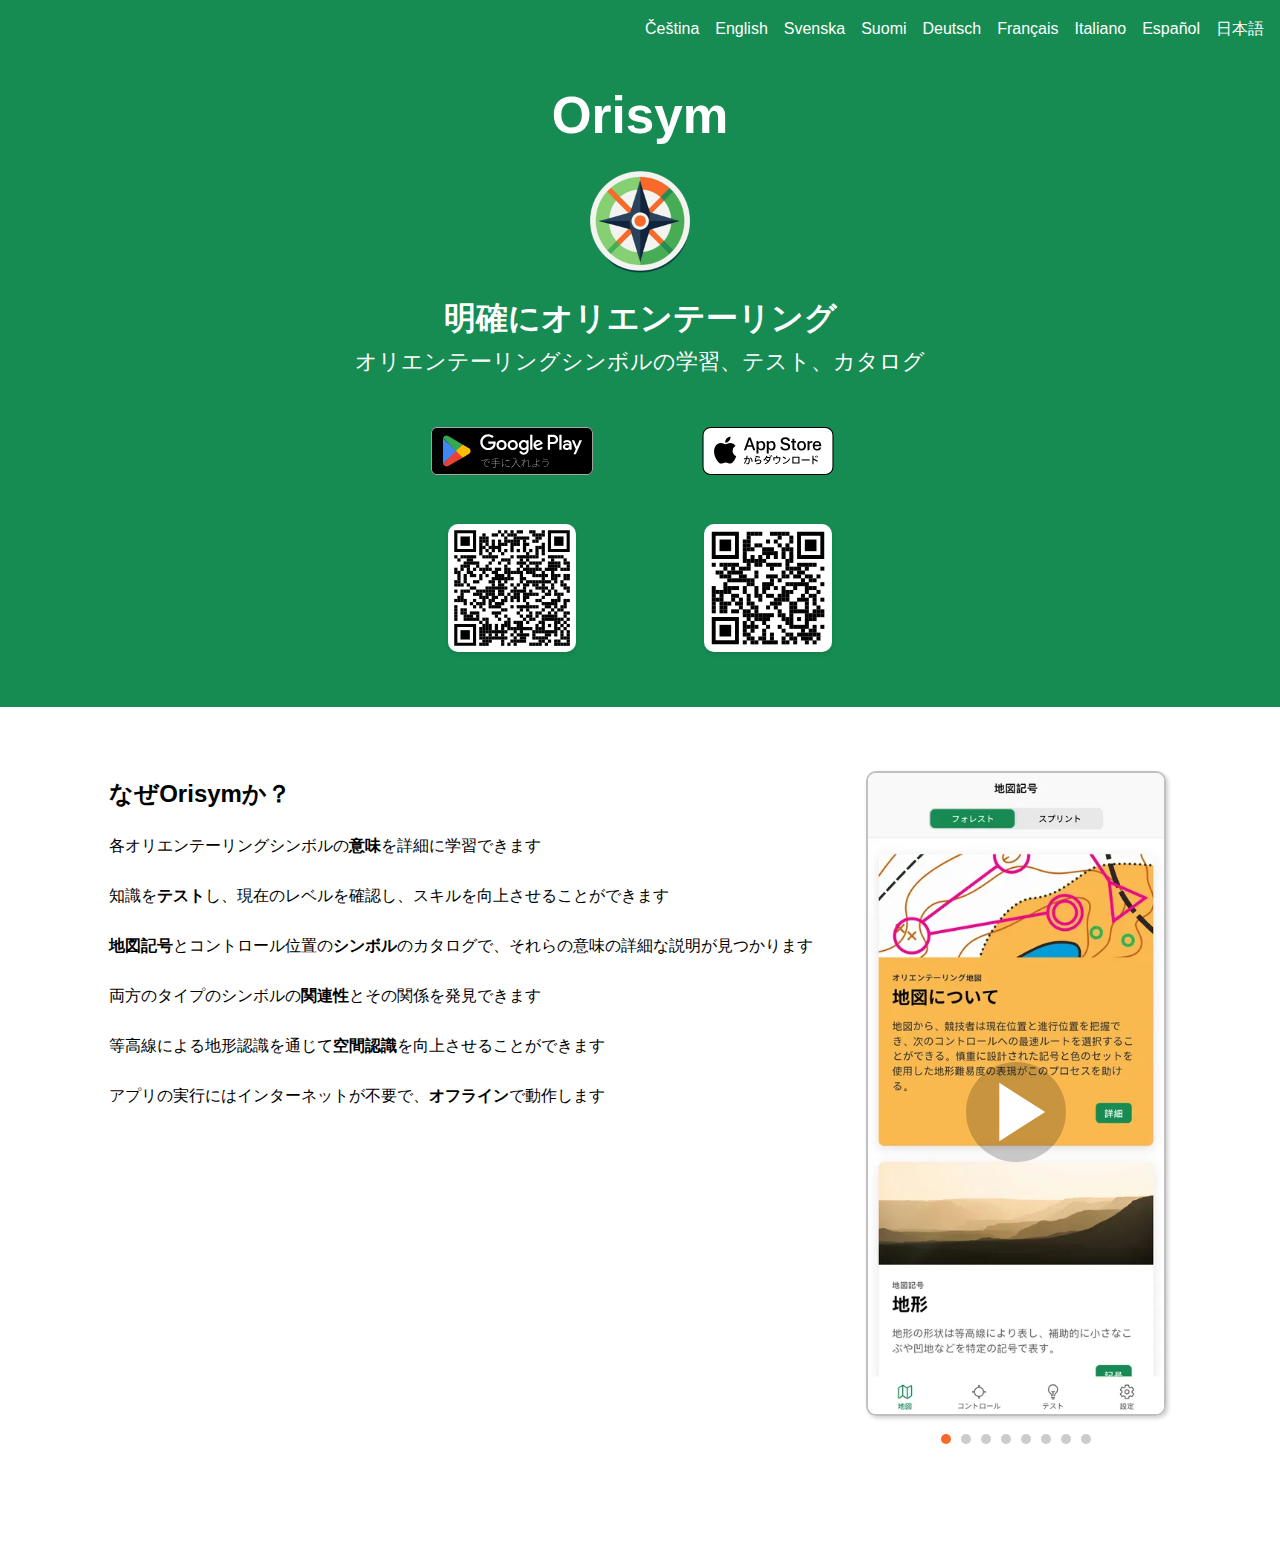
<file: ja/index.html>
<!DOCTYPE html>
<html lang="ja">
<head>
  <meta charset="UTF-8">
  <meta name="viewport" content="width=device-width, initial-scale=1.0">
  <meta name="description" content="オリエンテーリングシンボル、地図記号、コントロール位置説明の認識を学びましょう。ナビゲーションと意思決定のスキルを向上させます。">
  <meta name="keywords" content="オリエンテーリングシンボル, 地図記号, 等高線, オリエンテーリング, ナビゲーション学習, 地図凡例">
  <meta name="author" content="Jan Suchý">
  <meta name="robots" content="index, follow">


  <link rel="canonical" href="https://orisym.cz/ja/" />


  <!-- Social media share Meta Tags -->
  <meta property="og:title" content="Orisym - オリエンテーリングシンボル">
  <meta property="og:description" content="オリエンテーリングシンボル、地図記号、コントロール位置説明の認識を学びましょう。ナビゲーションと意思決定のスキルを向上させます。">
  <meta property="og:image" content="/orisym-featured-image.png">
  <meta property="og:type" content="website">
  <meta property="og:url" content="https://www.orisym.cz">
  <meta property="og:site_name" content="Orisym">
  <meta property="og:locale" content="ja_JP">


  <!-- X Card Meta Tags -->
  <meta name="twitter:card" content="summary_large_image">
  <meta name="twitter:title" content="Orisym - オリエンテーリングシンボル">
  <meta name="twitter:description" content="オリエンテーリングシンボル、地図記号、コントロール位置説明の認識を学びましょう。ナビゲーションと意思決定のスキルを向上させます。">
  <meta name="twitter:image" content="/web-app-manifest-512x512.png">
  <meta name="twitter:url" content="https://www.orisym.cz">


  <title>Orisym - オリエンテーリングシンボル</title>


  <link rel="icon" type="image/png" href="/favicon-96x96.png" sizes="96x96" />
  <link rel="icon" type="image/svg+xml" href="/favicon.svg" />
  <link rel="shortcut icon" href="/favicon.ico" />
  <link rel="apple-touch-icon" sizes="180x180" href="/apple-touch-icon.png" />
  <link rel="manifest" href="/site.webmanifest" />


  <link rel="preload" as="image" href="sc1.webp">


  <link rel="stylesheet" href="/styles.css">
  <script src="/langHelper.js"></script>
  
</head>
<body>
  <div class="wrapper">
    <header>
      <div class="container">
        <nav>
          <ul class="language-switcher">
            <li><a href="/cs/" lang="cs" hreflang="cs">Čeština</a></li>
            <li><a href="/en/" lang="en" hreflang="en">English</a></li>
            <li><a href="/sv/" lang="sv" hreflang="sv">Svenska</a></li>
            <li><a href="/fi/" lang="fi" hreflang="fi">Suomi</a></li>
            <li><a href="/de/" lang="de" hreflang="de">Deutsch</a></li>
            <li><a href="/fr/" lang="fr" hreflang="fr">Français</a></li>
            <li><a href="/it/" lang="it" hreflang="it">Italiano</a></li>
            <li><a href="/es/" lang="es" hreflang="es">Español</a></li>
            <li><a href="/ja/" lang="ja" hreflang="ja">日本語</a></li>
          </ul>
        </nav>
      </div>
    </header>


    <main>
      <section class="hero">
        <h1>Orisym</h1>
        <img src="/logo-orisym.webp" alt="ロゴ" class="logo" width="128" height="128">
        <h2 style="margin-bottom: 0px;padding-bottom: 0px;font-size: 2rem">明確にオリエンテーリング</h2>
        <h3 style="font-variant-caps: petite-caps;font-size: 1.4rem;font-weight: 200;margin-top:0px;margin-bottom: 0px;padding-bottom: 0px;margin-left: 8px;margin-right: 8px;">オリエンテーリングシンボルの学習、テスト、カタログ</h3>
        <div class="download-buttons">
          <div class="download-item">
            <a href="https://play.google.com/store/apps/details?id=io.ionic.orienteering" class="btn google-play" target="_blank">
              <img src="./google-play-logo.svg" alt="Google Play" width="186" height="48">
            </a>
            <div class="qr-code">
              <img src="/qr-google-play-bw.svg" alt="Google PlayのQRコード" width="130" height="130">
            </div>
          </div>
          <div class="download-item">
            <a href="https://apps.apple.com/app/id6553980733" class="btn app-store" target="_blank">
              <img src="./app-store-logo.svg" alt="App Store" width="143.58" height="48">
            </a>
            <div class="qr-code">
              <img src="/qr-app-store.svg" alt="App StoreのQRコード" width="130" height="130">
            </div>
          </div>
        </div>
      </section>


      <div class="flex-container">
        <section class="gallery">
          <div class="gallery-container">
            <div class="screenshots">
              <img src="sc1.webp" alt="アプリのスクリーンショット1" class="active" width="296" height="644.75">
              <img loading="lazy" src="sc2.webp" alt="アプリのスクリーンショット2" width="296" height="644.75">
              <img loading="lazy" src="sc3.webp" alt="アプリのスクリーンショット3" width="296" height="644.75">
              <img loading="lazy" src="sc4.webp" alt="アプリのスクリーンショット4" width="296" height="644.75">
              <img loading="lazy" src="sc5.webp" alt="アプリのスクリーンショット5" width="296" height="644.75">
              <img loading="lazy" src="sc6.webp" alt="アプリのスクリーンショット6" width="296" height="644.75">
              <img loading="lazy" src="sc7.webp" alt="アプリのスクリーンショット7" width="296" height="644.75">
              <img loading="lazy" src="sc8.webp" alt="アプリのスクリーンショット8" width="296" height="644.75">
            </div>
            <div class="play-pause-overlay"></div>
            <div class="dots">
            </div>
          </div>
        </section>


        <section class="intro">
          <h2>なぜOrisymか？</h2>
          <ul style="line-height: 2">
            <li style="padding-bottom: 10px">各オリエンテーリングシンボルの<strong>意味</strong>を詳細に学習できます</li>
            <li style="padding-bottom: 10px">知識を<strong>テスト</strong>し、現在のレベルを確認し、スキルを向上させることができます</li>
            <li style="padding-bottom: 10px"><strong>地図記号</strong>とコントロール位置の<strong>シンボル</strong>のカタログで、それらの意味の詳細な説明が見つかります</li>
            <li style="padding-bottom: 10px">両方のタイプのシンボルの<strong>関連性</strong>とその関係を発見できます</li>
            <li style="padding-bottom: 10px">等高線による地形認識を通じて<strong>空間認識</strong>を向上させることができます</li>
            <li style="padding-bottom: 10px">アプリの実行にはインターネットが不要で、<strong>オフライン</strong>で動作します</li>
          </ul>


        </section>
      </div>
    </main>


    <footer id="footer">
      <span>&copy; 2025 Jan Suchý | このサイトはクッキーを使用しません</span>
    </footer>
  </div>


  <script src="/galleryHelper.js"></script>


</body>
</html>
</file>
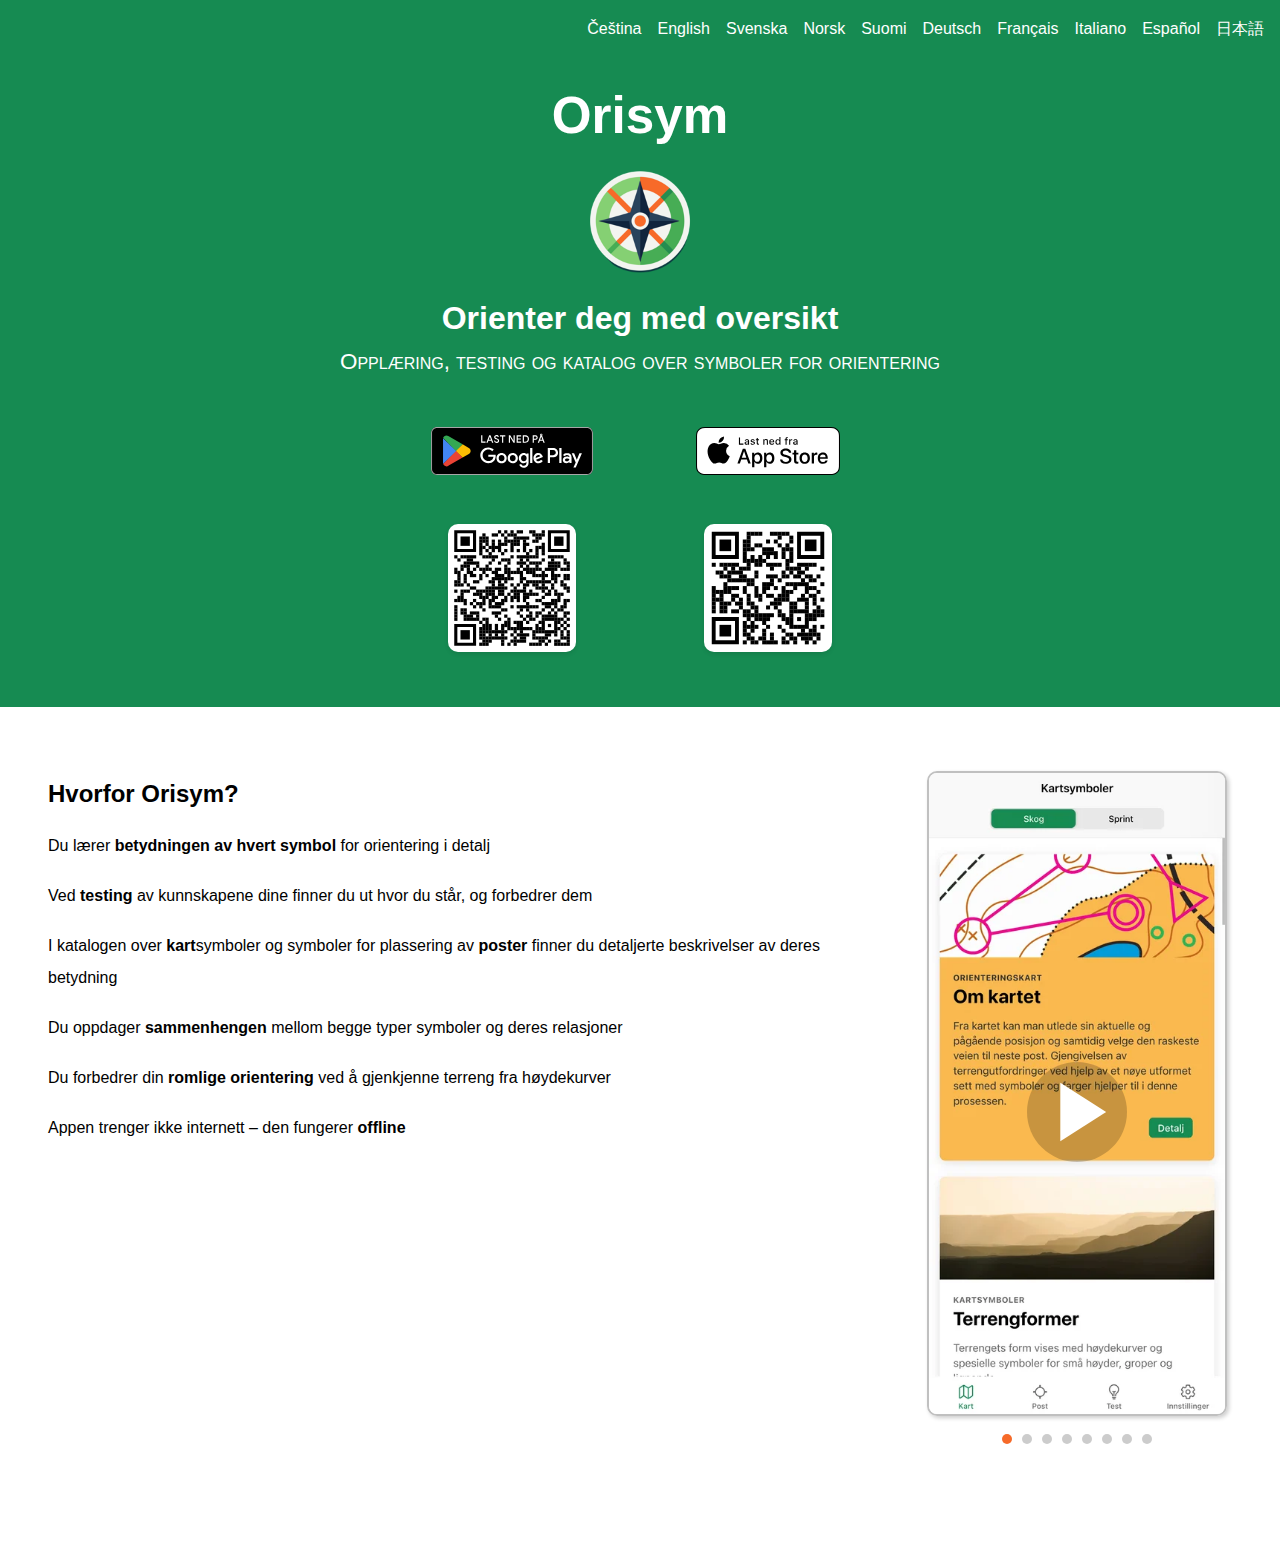
<file: no/index.html>
<!DOCTYPE html>
<html lang="no">
<head>
  <meta charset="UTF-8">
  <meta name="viewport" content="width=device-width, initial-scale=1.0">
  <meta name="description" content="Lær å gjenkjenne symboler for orientering, kartnøkler – postbeskrivelser. Forbedre dine ferdigheter i navigasjon og beslutningstaking.">
  <meta name="keywords" content="symboler for orientering, kartsymboler, høydekurver, orientering, opplæring i orientering, kartnøkkel">
  <meta name="author" content="Jan Suchý">
  <meta name="robots" content="index, follow">

  <link rel="canonical" href="https://orisym.cz/no/" />

  <!-- Social media share Meta Tags -->
  <meta property="og:title" content="Orisym - Symboler for orientering">
  <meta property="og:description" content="Lær å gjenkjenne symboler for orientering, kartnøkler – postbeskrivelser. Forbedre dine ferdigheter i navigasjon og beslutningstaking.">
  <meta property="og:image" content="/orisym-featured-image.png">
  <meta property="og:type" content="website">
  <meta property="og:url" content="https://www.orisym.cz">
  <meta property="og:site_name" content="Orisym">
  <meta property="og:locale" content="nb_NO">

  <!-- X Card Meta Tags -->
  <meta name="twitter:card" content="summary_large_image">
  <meta name="twitter:title" content="Orisym - Symboler for orientering">
  <meta name="twitter:description" content="Lær å gjenkjenne symboler for orientering, kartnøkler – postbeskrivelser. Forbedre dine ferdigheter i navigasjon og beslutningstaking.">
  <meta name="twitter:image" content="/web-app-manifest-512x512.png">
  <meta name="twitter:url" content="https://www.orisym.cz">

  <title>Orisym - Symboler for orientering</title>

  <link rel="icon" type="image/png" href="/favicon-96x96.png" sizes="96x96" />
  <link rel="icon" type="image/svg+xml" href="/favicon.svg" />
  <link rel="shortcut icon" href="/favicon.ico" />
  <link rel="apple-touch-icon" sizes="180x180" href="/apple-touch-icon.png" />
  <link rel="manifest" href="/site.webmanifest" />

  <link rel="preload" as="image" href="sc1.webp">

  <link rel="stylesheet" href="/styles.css">
  <script src="/langHelper.js"></script>
</head>
<body>
  <div class="wrapper">
    <header>
      <div class="container">
        <nav>
          <ul class="language-switcher">
            <li><a href="/cs/" lang="cs" hreflang="cs">Čeština</a></li>
            <li><a href="/en/" lang="en" hreflang="en">English</a></li>
            <li><a href="/sv/" lang="sv" hreflang="sv">Svenska</a></li>
            <li><a href="/no/" lang="no" hreflang="no">Norsk</a></li>
            <li><a href="/fi/" lang="fi" hreflang="fi">Suomi</a></li>
            <li><a href="/de/" lang="de" hreflang="de">Deutsch</a></li>
            <li><a href="/fr/" lang="fr" hreflang="fr">Français</a></li>
            <li><a href="/it/" lang="it" hreflang="it">Italiano</a></li>
            <li><a href="/es/" lang="es" hreflang="es">Español</a></li>
            <li><a href="/ja/" lang="ja" hreflang="ja">日本語</a></li>
          </ul>
        </nav>
      </div>
    </header>

    <main>
      <section class="hero">
        <h1>Orisym</h1>
        <img src="/logo-orisym.webp" alt="Logo" class="logo" width="128" height="128">
        <h2 style="margin-bottom: 0px;padding-bottom: 0px;font-size: 2rem">Orienter deg med&nbsp;oversikt</h2>
        <h3 style="font-variant-caps: petite-caps;font-size: 1.4rem;font-weight: 200;margin-top:0px;margin-bottom: 0px;padding-bottom: 0px;margin-left: 8px;margin-right: 8px;">Opplæring, testing og katalog over symboler for orientering</h3>
        <div class="download-buttons">
          <div class="download-item">
            <a href="https://play.google.com/store/apps/details?id=io.ionic.orienteering" class="btn google-play" target="_blank">
              <img src="./google-play-logo.svg" alt="Google Play" width="186" height="48">
            </a>
            <div class="qr-code">
              <img src="/qr-google-play-bw.svg" alt="QR-kode for Google Play" width="130" height="130">
            </div>
          </div>
          <div class="download-item">
            <a href="https://apps.apple.com/app/id6553980733" class="btn app-store" target="_blank">
              <img src="./app-store-logo.svg" alt="App Store" width="143.58" height="48">
            </a>
            <div class="qr-code">
              <img src="/qr-app-store.svg" alt="QR-kode for App Store" width="130" height="130">
            </div>
          </div>
        </div>
      </section>

      <div class="flex-container">
        <section class="gallery">
          <div class="gallery-container">
            <div class="screenshots">
              <img src="sc1.webp" alt="Skjermbilde av appen 1" class="active" width="296" height="644.75">
              <img loading="lazy" src="sc2.webp" alt="Skjermbilde av appen 2" width="296" height="644.75">
              <img loading="lazy" src="sc3.webp" alt="Skjermbilde av appen 3" width="296" height="644.75">
              <img loading="lazy" src="sc4.webp" alt="Skjermbilde av appen 4" width="296" height="644.75">
              <img loading="lazy" src="sc5.webp" alt="Skjermbilde av appen 5" width="296" height="644.75">
              <img loading="lazy" src="sc6.webp" alt="Skjermbilde av appen 6" width="296" height="644.75">
              <img loading="lazy" src="sc7.webp" alt="Skjermbilde av appen 7" width="296" height="644.75">
              <img loading="lazy" src="sc8.webp" alt="Skjermbilde av appen 8" width="296" height="644.75">
            </div>
            <div class="play-pause-overlay"></div>
            <div class="dots">
            </div>
          </div>
        </section>

        <section class="intro">
          <h2>Hvorfor Orisym?</h2>
          <ul style="line-height: 2">
            <li style="padding-bottom: 10px">Du lærer <strong>betydningen av hvert symbol</strong> for orientering i detalj</li>
            <li style="padding-bottom: 10px">Ved <strong>testing</strong> av kunnskapene dine finner du ut hvor du står, og forbedrer dem</li>
            <li style="padding-bottom: 10px">I katalogen over <strong>kart</strong>symboler og symboler for plassering av <strong>poster</strong> finner du detaljerte beskrivelser av deres betydning</li>
            <li style="padding-bottom: 10px">Du oppdager <strong>sammenhengen</strong> mellom begge typer symboler og deres relasjoner</li>
            <li style="padding-bottom: 10px">Du forbedrer din <strong>romlige orientering</strong> ved å gjenkjenne terreng fra høydekurver</li>
            <li style="padding-bottom: 10px">Appen trenger ikke internett – den fungerer <strong>offline</strong></li>
          </ul>
        </section>
      </div>
    </main>

    <footer id="footer">
      <span>&copy; 2026 Jan Suchý | Siden bruker ikke informasjonskapsler</span>
    </footer>
  </div>

  <script src="/galleryHelper.js"></script>

</body>
</html>
</file>
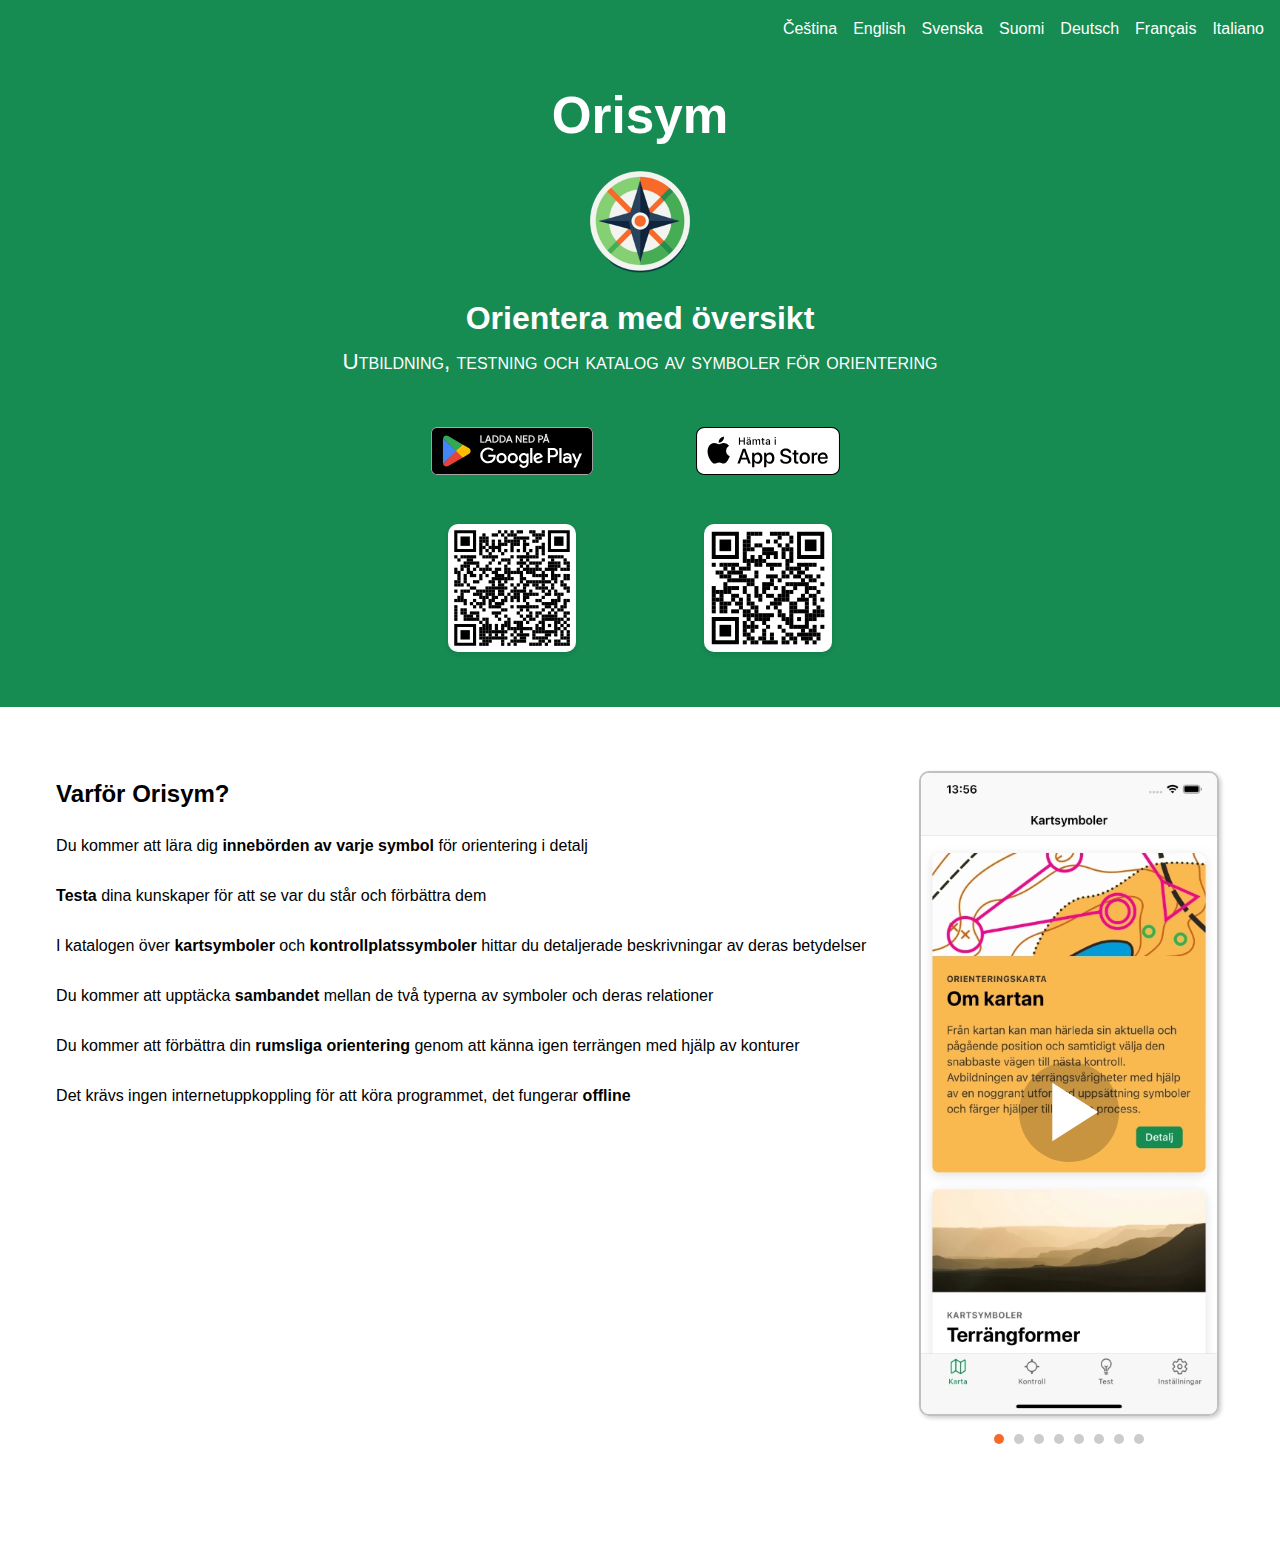
<file: sv/index.html>
<!DOCTYPE html>
<html lang="sv">
<head>
  <meta charset="UTF-8">
  <meta name="viewport" content="width=device-width, initial-scale=1.0">
  <meta name="description" content="Lär dig att känna igen symboler för orientering, karttecken - kontrollbeskrivningar. Förbättra dina färdigheter i navigation och beslutsfattande.">
  <meta name="keywords" content="orienteringssymboler, karttecken, höjdkurvor, orientering, orienteringsutbildning, kartnyckel">
  <meta name="author" content="Jan Suchý">
  <meta name="robots" content="index, follow">

  <link rel="canonical" href="https://orisym.cz/se/" />

  <!-- Social media share Meta Tags -->
  <meta property="og:title" content="Orisym - Symboler för orientering">
  <meta property="og:description" content="Lär dig att känna igen symboler för orientering, karttecken - kontrollbeskrivningar. Förbättra dina färdigheter i navigation och beslutsfattande.">
  <meta property="og:image" content="/orisym-featured-image.png">
  <meta property="og:type" content="website">
  <meta property="og:url" content="https://www.orisym.cz">
  <meta property="og:site_name" content="Orisym">
  <meta property="og:locale" content="sv_SE">

  <!-- X Card Meta Tags -->
  <meta name="twitter:card" content="summary_large_image">
  <meta name="twitter:title" content="Orisym - Symboler för orientering">
  <meta name="twitter:description" content="Lär dig att känna igen symboler för orientering, karttecken - kontrollbeskrivningar. Förbättra dina färdigheter i navigation och beslutsfattande.">
  <meta name="twitter:image" content="/web-app-manifest-512x512.png">
  <meta name="twitter:url" content="https://www.orisym.cz">

  <title>Orisym - Symboler för orientering</title>

  <link rel="icon" type="image/png" href=/favicon-96x96.png" sizes="96x96" />
  <link rel="icon" type="image/svg+xml" href=/favicon.svg" />
  <link rel="shortcut icon" href=/favicon.ico" />
  <link rel="apple-touch-icon" sizes="180x180" href=/apple-touch-icon.png" />
  <link rel="manifest" href="/site.webmanifest" />

  <link rel="preload" as="image" href="sc1.webp">

  <link rel="stylesheet" href="/styles.css">
  <script src="/langHelper.js"></script>
  
</head>
<body>
  <div class="wrapper">
    <header>
      <div class="container">
        <nav>
          <ul class="language-switcher">
            <li><a href="/cs/" lang="cs" hreflang="cs">Čeština</a></li>
            <li><a href="/en/" lang="en" hreflang="en">English</a></li>
            <li><a href="/sv/" lang="sv" hreflang="sv">Svenska</a></li>
            <li><a href="/fi/" lang="fi" hreflang="fi">Suomi</a></li>
            <li><a href="/de/" lang="de" hreflang="de">Deutsch</a></li>
            <li><a href="/fr/" lang="fr" hreflang="fr">Français</a></li>
            <li><a href="/it/" lang="it" hreflang="it">Italiano</a></li>            
          </ul>
        </nav>
      </div>
    </header>

    <main>
      <section class="hero">
        <h1>Orisym</h1>
        <img src="/logo-orisym.webp" alt="Logotyp" class="logo" width="128" height="128">
        <h2 style="margin-bottom: 0px;padding-bottom: 0px;font-size: 2rem">Orientera med översikt</h2>
        <!-- font-variant-caps: petite-caps; -->
        <!-- text-transform: uppercase;font-size: 1rem; -->
        <h3 style="font-variant-caps: petite-caps;font-size: 1.4rem;font-weight: 200;margin-top:0px;margin-bottom: 0px;padding-bottom: 0px;margin-left: 8px;margin-right: 8px;">Utbildning, testning och katalog av symboler för orientering</h3>
        <div class="download-buttons">
          <div class="download-item">
            <a href="https://play.google.com/store/apps/details?id=io.ionic.orienteering" class="btn google-play" target="_blank">
              <img src="./google-play-logo.svg" alt="Google Play" width="186" height="48">
              <!-- Ladda ner från Google Play -->
            </a>
            <div class="qr-code">
              <!-- <img src="/qr-google-play.svg" alt="QR-kod för Google Play" width="130" height="130"> -->
              <img src="/qr-google-play-bw.svg" alt="QR-kod för Google Play" width="130" height="130">
            </div>
          </div>
          <div class="download-item">
            <a href="https://apps.apple.com/app/id6553980733" class="btn app-store" target="_blank">
              <img src="./app-store-logo.svg" alt="App Store" width="143.58" height="48">
              <!-- Ladda ner från App Store -->
            </a>
            <div class="qr-code">
              <img src="/qr-app-store.svg" alt="QR-kod för App Store" width="130" height="130">
              <!-- <img src="/qr-app-store-bw.svg" alt="QR-kod för App Store" width="130" height="130"> -->
            </div>
          </div>
        </div>
      </section>

      <div class="flex-container">
        <section class="gallery">
          <div class="gallery-container">
            <div class="screenshots">
              <img src="sc1.webp" alt="Appskärmbild 1" class="active" width="296" height="644.75">
              <img loading="lazy" src="sc2.webp" alt="Appskärmbild 2" width="296" height="644.75">
              <img loading="lazy" src="sc3.webp" alt="Appskärmbild 3" width="296" height="644.75">
              <img loading="lazy" src="sc4.webp" alt="Appskärmbild 4" width="296" height="644.75">
              <img loading="lazy" src="sc5.webp" alt="Appskärmbild 5" width="296" height="644.75">
              <img loading="lazy" src="sc6.webp" alt="Appskärmbild 6" width="296" height="644.75">
              <img loading="lazy" src="sc7.webp" alt="Appskärmbild 7" width="296" height="644.75">
              <img loading="lazy" src="sc8.webp" alt="Appskärmbild 8" width="296" height="644.75">
            </div>
            <div class="play-pause-overlay"></div>
            <div class="dots">
            </div>
          </div>
        </section>

        <section class="intro">
          <h2>Varför Orisym?</h2>
          <ul style="line-height: 2">
            <li style="padding-bottom: 10px">Du kommer att lära dig <strong>innebörden av varje symbol</strong> för orientering i detalj</li>
            <li style="padding-bottom: 10px"><strong>Testa</strong> dina kunskaper för att se var du står och förbättra dem</li>
            <li style="padding-bottom: 10px">I katalogen över <strong>kartsymboler</strong> och <strong>kontrollplatssymboler</strong> hittar du detaljerade beskrivningar av deras betydelser</li>
            <li style="padding-bottom: 10px">Du kommer att upptäcka <strong>sambandet</strong> mellan de två typerna av symboler och deras relationer</li>
            <li style="padding-bottom: 10px">Du kommer att förbättra din <strong>rumsliga orientering</strong> genom att känna igen terrängen med hjälp av konturer</li>
            <li style="padding-bottom: 10px">Det krävs ingen internetuppkoppling för att köra programmet, det fungerar <strong>offline</strong></li>
        </ul>
        </section>
      </div>
    </main>

    <footer id="footer">
      <span>&copy; 2025 Jan Suchý | Webbplatsen använder inte cookies</span>
    </footer>
  </div>

  <script src="/galleryHelper.js"></script>

</body>
</html>
</file>
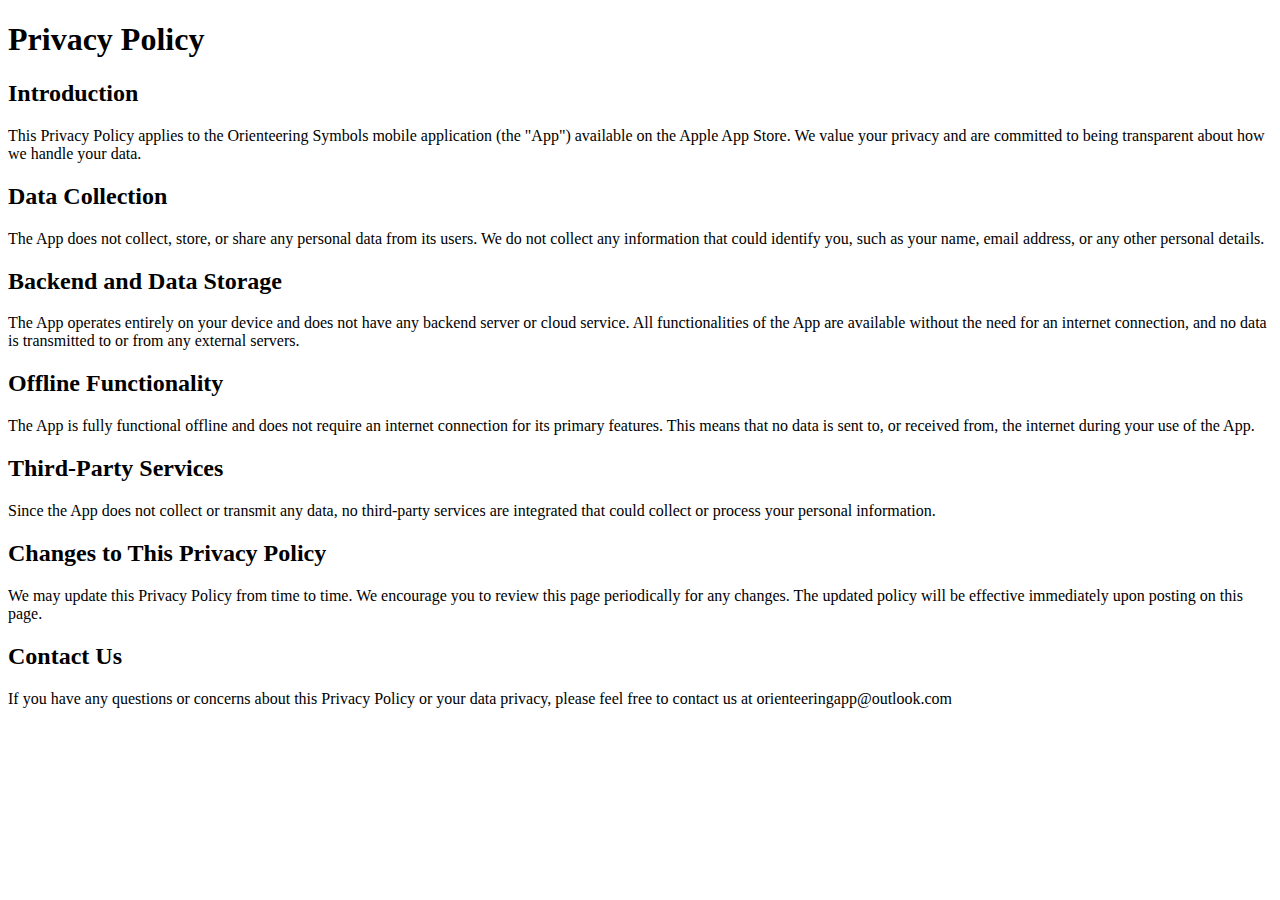
<file: privacy.html>
<!DOCTYPE html>
<html lang="en">
<head>
    <meta charset="UTF-8">
    <meta name="viewport" content="width=device-width, initial-scale=1.0">
    <title>Privacy Policy - Orienteering Symbols mobile application</title>
</head>
<body>
    <h1>Privacy Policy</h1>
    
    <h2>Introduction</h2>
    <p>
        This Privacy Policy applies to the Orienteering Symbols mobile application (the "App") available on the Apple App Store. We value your privacy and are committed to being transparent about how we handle your data.
    </p>
    
    <h2>Data Collection</h2>
    <p>
        The App does not collect, store, or share any personal data from its users. We do not collect any information that could identify you, such as your name, email address, or any other personal details.
    </p>    
    
    <h2>Backend and Data Storage</h2>
    <p>
        The App operates entirely on your device and does not have any backend server or cloud service. All functionalities of the App are available without the need for an internet connection, and no data is transmitted to or from any external servers.
    </p>    
    
    <h2>Offline Functionality</h2>
    <p>
        The App is fully functional offline and does not require an internet connection for its primary features. This means that no data is sent to, or received from, the internet during your use of the App.
    </p>
    
    <h2>Third-Party Services</h2>
    <p>
        Since the App does not collect or transmit any data, no third-party services are integrated that could collect or process your personal information.
    </p>
    
    <h2>Changes to This Privacy Policy</h2>
    <p>    
        We may update this Privacy Policy from time to time. We encourage you to review this page periodically for any changes. The updated policy will be effective immediately upon posting on this page.
    </p>
    
    <h2>Contact Us</h2>
    <p>
        If you have any questions or concerns about this Privacy Policy or your data privacy, please feel free to contact us at orienteeringapp@outlook.com
    </p>
    
</body>
</html>
</file>
<file: styles.css>
html {
    overscroll-behavior: none;
    user-select: none;
    -webkit-user-select: none;
    -moz-user-select: none;
    -ms-user-select: none;
    -webkit-text-size-adjust: 100%;
    -moz-text-size-adjust: 100%;
    -ms-text-size-adjust: 100%;
    text-size-adjust: 100%;
}

body {
    font-family: Roboto, Arial, sans-serif;
    margin: 0;
    padding: 0;
    line-height: 1.6;
    overflow-x: hidden;
    overscroll-behavior: none;
}

main {
    padding-top: 3rem;
}

.wrapper {
    display: flex;
    flex-direction: column;
    min-height: 100vh;
    min-width: fit-content;
}

header {
    position: fixed;
    top: 0;
    left: 0;
    width: 100%;
    z-index: 1000;
    background: #168B52;
    color: white;
    text-align: center;
}

.download-buttons {
    display: flex;
    justify-content: center;
    flex-wrap: wrap;
}

.download-item {
    text-align: center;
}

.btn {
    display: flex;
    flex-direction: column;
    align-items: center;
    justify-content: center;
    color: white;
    text-decoration: none;
    border-radius: 5px;
    min-height: 9rem;
    min-width: 12rem;
}

.app-store img {
    padding-top: 0.7rem;
    padding-bottom: 0.8rem;
    height: 3rem;
    min-width: fit-content;
}

.google-play img {
    padding-top: 0.7rem;
    padding-bottom: 0.8rem;
    height: 3rem;
}

.container {
    display: flex;
    justify-content: flex-end;
    align-items: center;
    padding-right: 1rem;
    padding-left: 1rem; /* Přidáme levý padding pro symetrii */
}

.logo {
    width: 8rem;
    height: auto;
}

.language-switcher {
    list-style: none;
    padding: 0;
    display: flex;
    gap: 1rem;
    flex-wrap: wrap; /* Add this to allow wrapping */
    justify-content: center; /* Center the items */
    width: 100%; /* Ensure it takes full width */
}

.language-switcher li a {
    text-decoration: none;
    color: white;
}

.flex-container {
    display: flex;
    flex-direction: column;
    gap: 1.5rem;
}

.gallery,
.intro {
    text-align: center;
}

.qr-code img {
    width: 8rem;
    height: auto;
    border-radius: 10px;
    box-shadow: 0 2px 4px rgba(0, 0, 0, 0.1);
}

.hero {
    text-align: center;
    background: #168B52;
    color: white;
    padding-bottom: 3rem;
    padding-top: 1.7rem;
    width: auto;
}

@media (max-width: 768px) {
    .hero {
        padding-top: 3rem; /* Zvětšení paddingu pro mobilní zařízení */
    }
}

.hero h1 {
    margin: 0;
    font-size: 3.2rem;
}

.hero h2 {
    margin: 0;
}

.gallery {
    text-align: center;
    padding-top: 4rem;
}

.gallery h2 {
    margin-bottom: 1rem;
}

.gallery-container {
    position: relative;
    width: 300px;
    margin: 0 auto;
}

.screenshots {
    display: flex;
    transition: transform 0.5s ease;
}

.screenshots img {
    min-width: 300px;
    border-radius: 10px;
    box-shadow: 2px 2px 4px rgba(0, 0, 0, 0.2);
    border-width: 2px;
    border-style: solid;
    box-sizing: border-box;
    border-color: silver;
    display: none;
}

.screenshots img.active {
    display: block;
}

.dots {
    text-align: center;
    margin-top: 10px;
}

.dot {
    display: inline-block;
    width: 10px;
    height: 10px;
    margin: 0 5px;
    background-color: #ccc;
    border-radius: 50%;
    cursor: pointer;
}

.dot.active {
    background-color: #F66A29
}

.intro {
    text-align: center;
    margin-top: 0rem;
    padding-top: 0rem;
    margin-bottom: 5rem;
    padding-left: 2rem;
    padding-right: 2rem;
}

.intro h2 {
    margin-bottom: 1rem;
}

.intro ul {
    list-style: none;
    padding: 0;
    font-size: 1rem;
}

.intro ul li {
    font-size: 1rem;
    margin: 0.5rem 0;
}

footer {
    background: silver;
    color: grey;
    padding-top: 1rem;
    padding-bottom: 1rem;
    text-align: center;
    position: fixed;
    bottom: -100%;
    left: 0;
    width: 100%;
    font-size: 0.9rem;
    transition: bottom 0.3s ease;
}

footer span {
    margin-left: 0.8rem;
    margin-right: 0.8rem;
}

footer a:visited {
    color: grey
}

footer a {
    color: grey;
}

footer.show {
    bottom: 0;
}

.play-pause-overlay {
    position: absolute;
    cursor: pointer;
    top: 50%;
    left: 50%;
    transform: translate(-50%, -50%);
    width: 100px;
    height: 100px;
    border-radius: 50%;
    background: rgba(0, 0, 0, 0.5);
    color: white;
    display: flex;
    align-items: center;
    justify-content: center;
    z-index: 10;
    pointer-events: none;
    transition: opacity 0.3s ease;
}

.play-pause-overlay span {
    display: flex;
    align-items: center;
    justify-content: center;
}

.play-pause-overlay svg {
    width: 100%;
    height: 100%;
    object-fit: contain;
}

.play-pause-overlay.pause {
    background: rgba(0, 0, 0, 0.2);
}

.play-pause-overlay.play {
    background: rgba(0, 0, 0, 0.2);
}

@media (min-width: 768px) {
    .download-buttons {
        gap: 4rem;
    }

    .intro {
        padding-top: 3rem;
        margin: 0;
        padding-left: 3rem;
        padding-right: 1.8rem;
        order: 1;
        text-align: left;
    }

    .gallery {
        order: 2;
        padding-right: 3.3rem;
    }

    .flex-container {
        flex-direction: row;
        justify-content: center;
    }

    .gallery,
    .intro {
        flex: 0 1 auto;
        margin: 0;
        padding-bottom: 6rem
    }

    /* body {
        -webkit-text-size-adjust: none;
    } */
}
</file>
